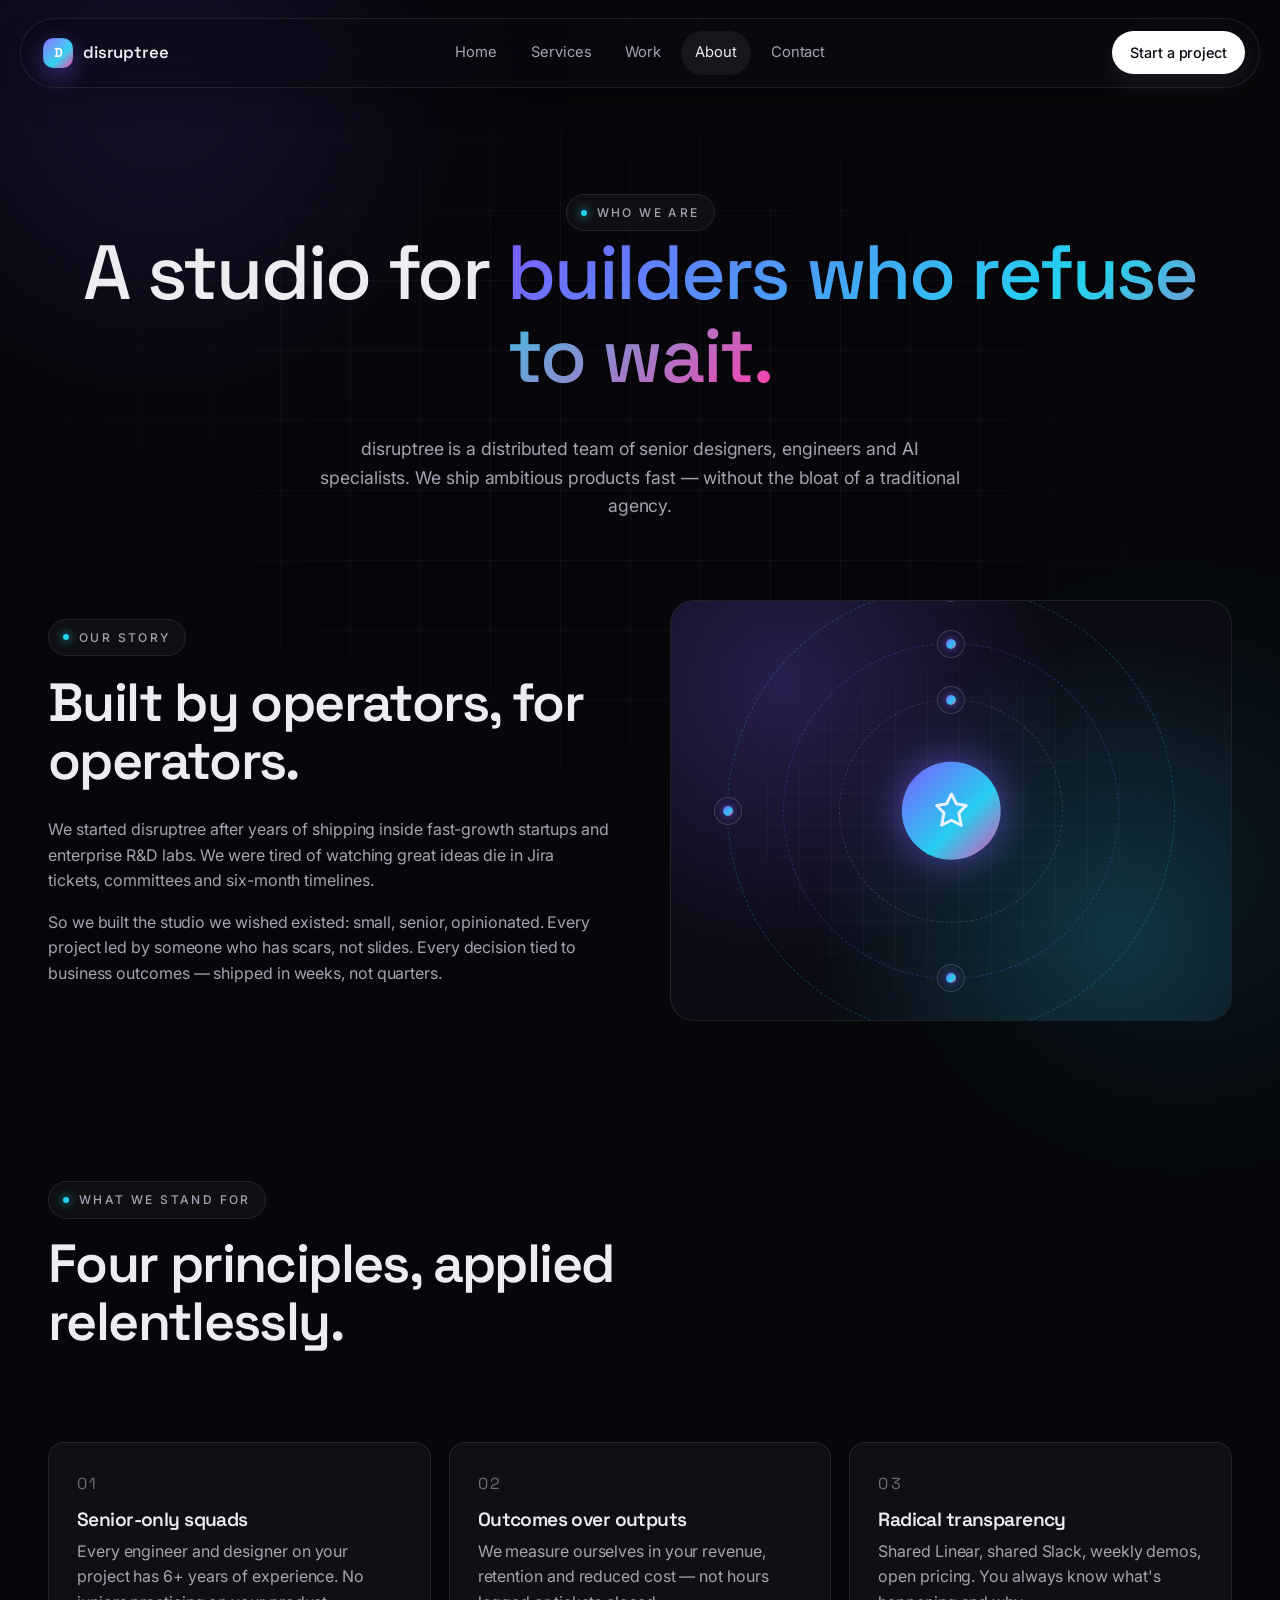
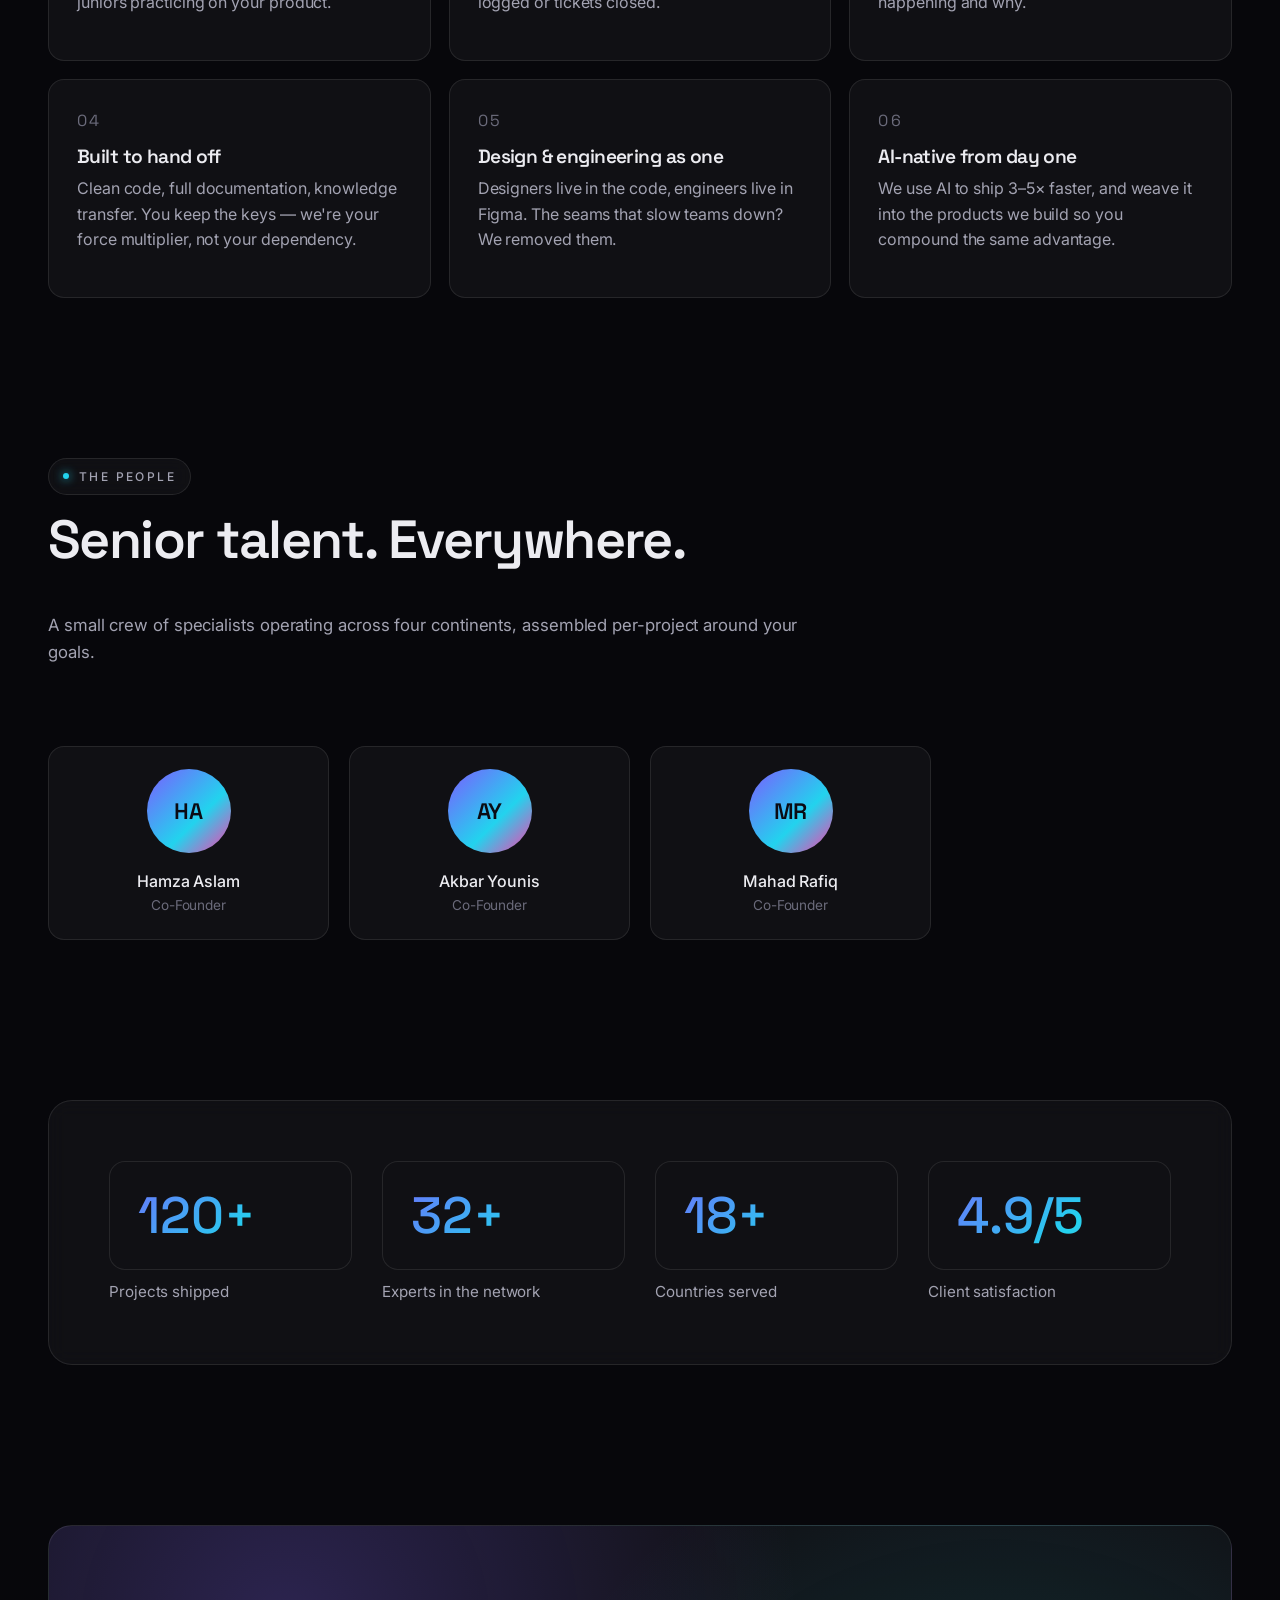
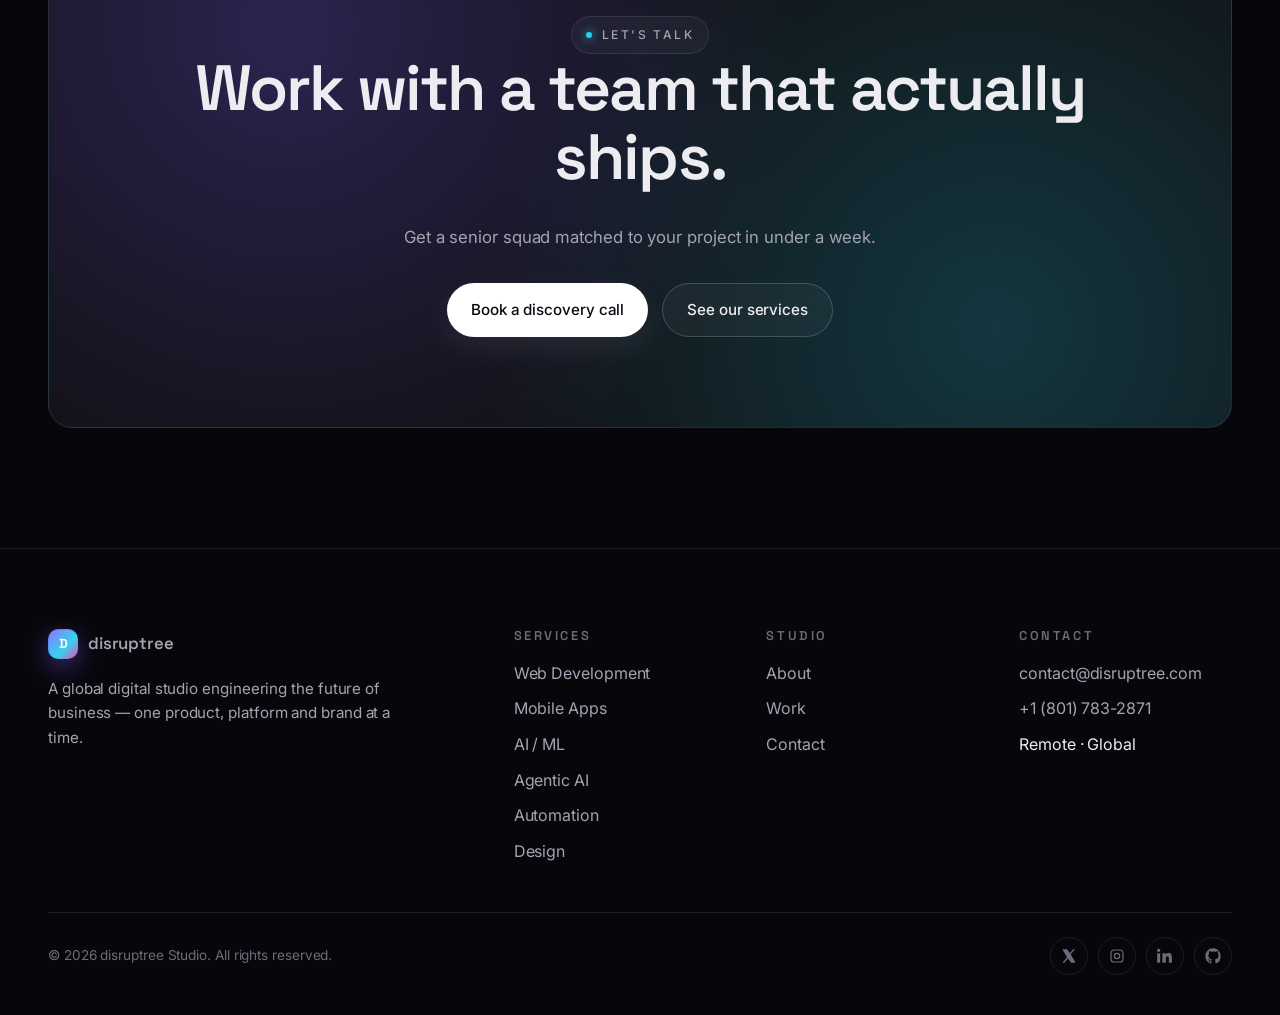
<file: about.html>
<!DOCTYPE html>
<html lang="en">
<head>
  <meta charset="UTF-8" />
  <meta name="viewport" content="width=device-width, initial-scale=1.0" />
  <title>About — disruptree</title>
  <meta name="description" content="Meet disruptree — a global, senior-only digital studio shipping ambitious products for founders and enterprise teams." />
  <link rel="preconnect" href="https://fonts.googleapis.com" />
  <link rel="preconnect" href="https://fonts.gstatic.com" crossorigin />
  <link rel="preload" as="style" href="https://fonts.googleapis.com/css2?family=Inter:wght@300;400;500;600&family=Space+Grotesk:wght@400;500;600;700&display=swap" />
  <link rel="stylesheet" href="https://fonts.googleapis.com/css2?family=Inter:wght@300;400;500;600&family=Space+Grotesk:wght@400;500;600;700&display=swap" media="print" onload="this.media='all'" />
  <noscript><link rel="stylesheet" href="https://fonts.googleapis.com/css2?family=Inter:wght@300;400;500;600&family=Space+Grotesk:wght@400;500;600;700&display=swap" /></noscript>
  <link rel="stylesheet" href="assets/css/style.css" />
  <link rel="icon" type="image/svg+xml" href="data:image/svg+xml,%3Csvg xmlns='http://www.w3.org/2000/svg' viewBox='0 0 32 32'%3E%3Cdefs%3E%3ClinearGradient id='g' x1='0' x2='1' y1='0' y2='1'%3E%3Cstop offset='0' stop-color='%237c5cff'/%3E%3Cstop offset='0.5' stop-color='%2322d3ee'/%3E%3Cstop offset='1' stop-color='%23ff3cac'/%3E%3C/linearGradient%3E%3C/defs%3E%3Crect width='32' height='32' rx='8' fill='url(%23g)'/%3E%3Crect x='8' y='8' width='16' height='16' rx='4' fill='%23070712'/%3E%3Crect x='12' y='12' width='8' height='8' rx='2' fill='url(%23g)'/%3E%3C/svg%3E" />
</head>
<body>
  <div class="grid-overlay"></div>
  <div class="cursor-dot"></div>
  <div class="cursor-ring"></div>

  <header class="nav">
    <div class="nav-inner">
      <a href="index.html" class="brand"><span class="brand-mark"></span><span>disruptree</span></a>
      <nav class="nav-links">
        <a href="index.html">Home</a>
        <a href="services.html">Services</a>
        <a href="portfolio.html">Work</a>
        <a href="about.html" class="active">About</a>
        <a href="contact.html">Contact</a>
      </nav>
      <div class="nav-cta">
        <a href="contact.html" class="btn btn-primary" data-magnetic><span>Start a project</span></a>
        <button class="nav-toggle" aria-label="Toggle menu"><span></span></button>
      </div>
    </div>
    <div class="mobile-menu">
      <a href="index.html">Home</a>
      <a href="services.html">Services</a>
      <a href="portfolio.html">Work</a>
      <a href="about.html" class="active">About</a>
      <a href="contact.html">Contact</a>
      <a href="contact.html" class="btn btn-primary"><span>Start a project</span></a>
    </div>
  </header>

  <section class="page-hero">
    <div class="container">
      <span class="eyebrow" data-reveal><span class="dot"></span> Who we are</span>
      <h1 data-reveal>A studio for <em class="gradient-text" style="font-style:normal;">builders who refuse to wait.</em></h1>
      <p data-reveal>disruptree is a distributed team of senior designers, engineers and AI specialists. We ship ambitious products fast — without the bloat of a traditional agency.</p>
    </div>
  </section>

  <section style="padding-top:0;">
    <div class="container">
      <div class="about-grid" data-reveal-stagger>
        <div>
          <span class="eyebrow"><span class="dot"></span> Our story</span>
          <h2 style="margin-top:18px;">Built by operators, for operators.</h2>
          <p>We started disruptree after years of shipping inside fast-growth startups and enterprise R&amp;D labs. We were tired of watching great ideas die in Jira tickets, committees and six-month timelines.</p>
          <p>So we built the studio we wished existed: small, senior, opinionated. Every project led by someone who has scars, not slides. Every decision tied to business outcomes — shipped in weeks, not quarters.</p>
        </div>
        <div class="service-visual viz-agent">
          <div class="hub">
            <div class="orbit o3">
              <span class="agent a1"></span>
              <span class="agent a2"></span>
              <span class="agent a3"></span>
            </div>
            <div class="orbit o2">
              <span class="agent a1"></span>
              <span class="agent a2"></span>
            </div>
            <div class="orbit o1">
              <span class="agent a1"></span>
            </div>
            <div class="center">
              <svg viewBox="0 0 24 24" fill="none" stroke="currentColor" stroke-width="1.8" stroke-linecap="round" stroke-linejoin="round"><path d="M12 2l3 6 6 1-4.5 4.5L18 21l-6-3-6 3 1.5-7.5L3 9l6-1z"/></svg>
            </div>
          </div>
        </div>
      </div>
    </div>
  </section>

  <section>
    <div class="container">
      <div class="section-head" data-reveal>
        <span class="eyebrow"><span class="dot"></span> What we stand for</span>
        <h2>Four principles, applied relentlessly.</h2>
      </div>
      <div class="values-grid" data-reveal-stagger>
        <div class="value">
          <div class="num">01</div>
          <h3>Senior-only squads</h3>
          <p>Every engineer and designer on your project has 6+ years of experience. No juniors practicing on your product.</p>
        </div>
        <div class="value">
          <div class="num">02</div>
          <h3>Outcomes over outputs</h3>
          <p>We measure ourselves in your revenue, retention and reduced cost — not hours logged or tickets closed.</p>
        </div>
        <div class="value">
          <div class="num">03</div>
          <h3>Radical transparency</h3>
          <p>Shared Linear, shared Slack, weekly demos, open pricing. You always know what's happening and why.</p>
        </div>
        <div class="value">
          <div class="num">04</div>
          <h3>Built to hand off</h3>
          <p>Clean code, full documentation, knowledge transfer. You keep the keys — we're your force multiplier, not your dependency.</p>
        </div>
        <div class="value">
          <div class="num">05</div>
          <h3>Design &amp; engineering as one</h3>
          <p>Designers live in the code, engineers live in Figma. The seams that slow teams down? We removed them.</p>
        </div>
        <div class="value">
          <div class="num">06</div>
          <h3>AI-native from day one</h3>
          <p>We use AI to ship 3–5× faster, and weave it into the products we build so you compound the same advantage.</p>
        </div>
      </div>
    </div>
  </section>

  <section>
    <div class="container">
      <div class="section-head" data-reveal>
        <span class="eyebrow"><span class="dot"></span> The people</span>
        <h2>Senior talent. Everywhere.</h2>
        <p class="lead">A small crew of specialists operating across four continents, assembled per-project around your goals.</p>
      </div>
      <div class="team-grid" data-reveal-stagger>
        <div class="member"><div class="avatar">HA</div><div class="name">Hamza Aslam</div><div class="role">Co-Founder</div></div>
        <div class="member"><div class="avatar">AY</div><div class="name">Akbar Younis</div><div class="role">Co-Founder</div></div>
        <div class="member"><div class="avatar">MR</div><div class="name">Mahad Rafiq</div><div class="role">Co-Founder</div></div>
      </div>
    </div>
  </section>

  <section>
    <div class="container">
      <div class="stats" data-reveal-stagger>
        <div class="stat"><div class="value"><span data-count="120" data-suffix="+">0</span></div><div class="label">Projects shipped</div></div>
        <div class="stat"><div class="value"><span data-count="32" data-suffix="+">0</span></div><div class="label">Experts in the network</div></div>
        <div class="stat"><div class="value"><span data-count="18" data-suffix="+">0</span></div><div class="label">Countries served</div></div>
        <div class="stat"><div class="value"><span data-count="4.9" data-suffix="/5">0</span></div><div class="label">Client satisfaction</div></div>
      </div>
    </div>
  </section>

  <section>
    <div class="container">
      <div class="cta" data-reveal>
        <span class="eyebrow"><span class="dot"></span> Let's talk</span>
        <h2>Work with a team that actually ships.</h2>
        <p>Get a senior squad matched to your project in under a week.</p>
        <div class="btns">
          <a href="contact.html" class="btn btn-primary" data-magnetic><span>Book a discovery call</span></a>
          <a href="services.html" class="btn btn-ghost">See our services</a>
        </div>
      </div>
    </div>
  </section>

  <footer class="footer">
    <div class="container">
      <div class="footer-grid">
        <div class="footer-col footer-brand">
          <a href="index.html" class="brand"><span class="brand-mark"></span><span>disruptree</span></a>
          <p>A global digital studio engineering the future of business — one product, platform and brand at a time.</p>
        </div>
        <div class="footer-col"><h4>Services</h4><ul>
          <li><a href="services.html#web">Web Development</a></li>
          <li><a href="services.html#mobile">Mobile Apps</a></li>
                    <li><a href="services.html#aiml">AI / ML</a></li>
          <li><a href="services.html#agentic">Agentic AI</a></li>
          <li><a href="services.html#automation">Automation</a></li>
          <li><a href="services.html#design">Design</a></li>
        </ul></div>
        <div class="footer-col"><h4>Studio</h4><ul>
          <li><a href="about.html">About</a></li>
          <li><a href="portfolio.html">Work</a></li>
          <li><a href="contact.html">Contact</a></li>
        </ul></div>
        <div class="footer-col"><h4>Contact</h4><ul>
          <li><a href="mailto:contact@disruptree.com">contact@disruptree.com</a></li>
          <li><a href="tel:+18017832871">+1 (801) 783-2871</a></li>
          <li>Remote · Global</li>
        </ul></div>
      </div>
      <div class="footer-bottom">
        <span>© <span data-year>2026</span> disruptree Studio. All rights reserved.</span>
        <div class="socials">
          <a href="#" aria-label="X"><svg viewBox="0 0 24 24" fill="currentColor"><path d="M18.244 2H21l-6.56 7.495L22 22h-6.844l-4.788-6.26L4.8 22H2.042l7.02-8.018L2 2h7.02l4.33 5.72L18.244 2z"/></svg></a>
          <a href="#" aria-label="Instagram"><svg viewBox="0 0 24 24" fill="none" stroke="currentColor" stroke-width="1.8"><rect x="3" y="3" width="18" height="18" rx="5"/><circle cx="12" cy="12" r="4"/></svg></a>
          <a href="#" aria-label="LinkedIn"><svg viewBox="0 0 24 24" fill="currentColor"><path d="M4.98 3.5C4.98 4.88 3.87 6 2.5 6S0 4.88 0 3.5 1.12 1 2.5 1s2.48 1.12 2.48 2.5zM.22 8h4.56v14H.22V8zM8.1 8h4.37v1.92h.06c.61-1.15 2.1-2.36 4.32-2.36 4.62 0 5.47 3.04 5.47 7V22h-4.56v-6.24c0-1.49-.03-3.4-2.07-3.4-2.07 0-2.39 1.62-2.39 3.29V22H8.1V8z"/></svg></a>
          <a href="#" aria-label="GitHub"><svg viewBox="0 0 24 24" fill="currentColor"><path d="M12 .5C5.73.5.5 5.73.5 12a11.5 11.5 0 008.36 11.08c.61.11.83-.27.83-.59v-2.13c-3.38.73-4.1-1.43-4.1-1.43-.56-1.42-1.37-1.8-1.37-1.8-1.12-.76.09-.75.09-.75 1.24.09 1.89 1.27 1.89 1.27 1.1 1.88 2.88 1.34 3.58 1.02.11-.8.43-1.34.78-1.65-2.7-.31-5.54-1.35-5.54-6.02 0-1.33.47-2.41 1.24-3.26-.12-.31-.54-1.56.12-3.26 0 0 1.01-.32 3.31 1.24a11.4 11.4 0 016.03 0c2.29-1.56 3.3-1.24 3.3-1.24.66 1.7.24 2.95.12 3.26.77.85 1.24 1.93 1.24 3.26 0 4.68-2.84 5.71-5.55 6.01.44.38.83 1.13.83 2.28v3.38c0 .33.22.71.84.59A11.5 11.5 0 0023.5 12C23.5 5.73 18.27.5 12 .5z"/></svg></a>
        </div>
      </div>
    </div>
  </footer>

  <script src="assets/js/main.js"></script>
</body>
</html>
</file>
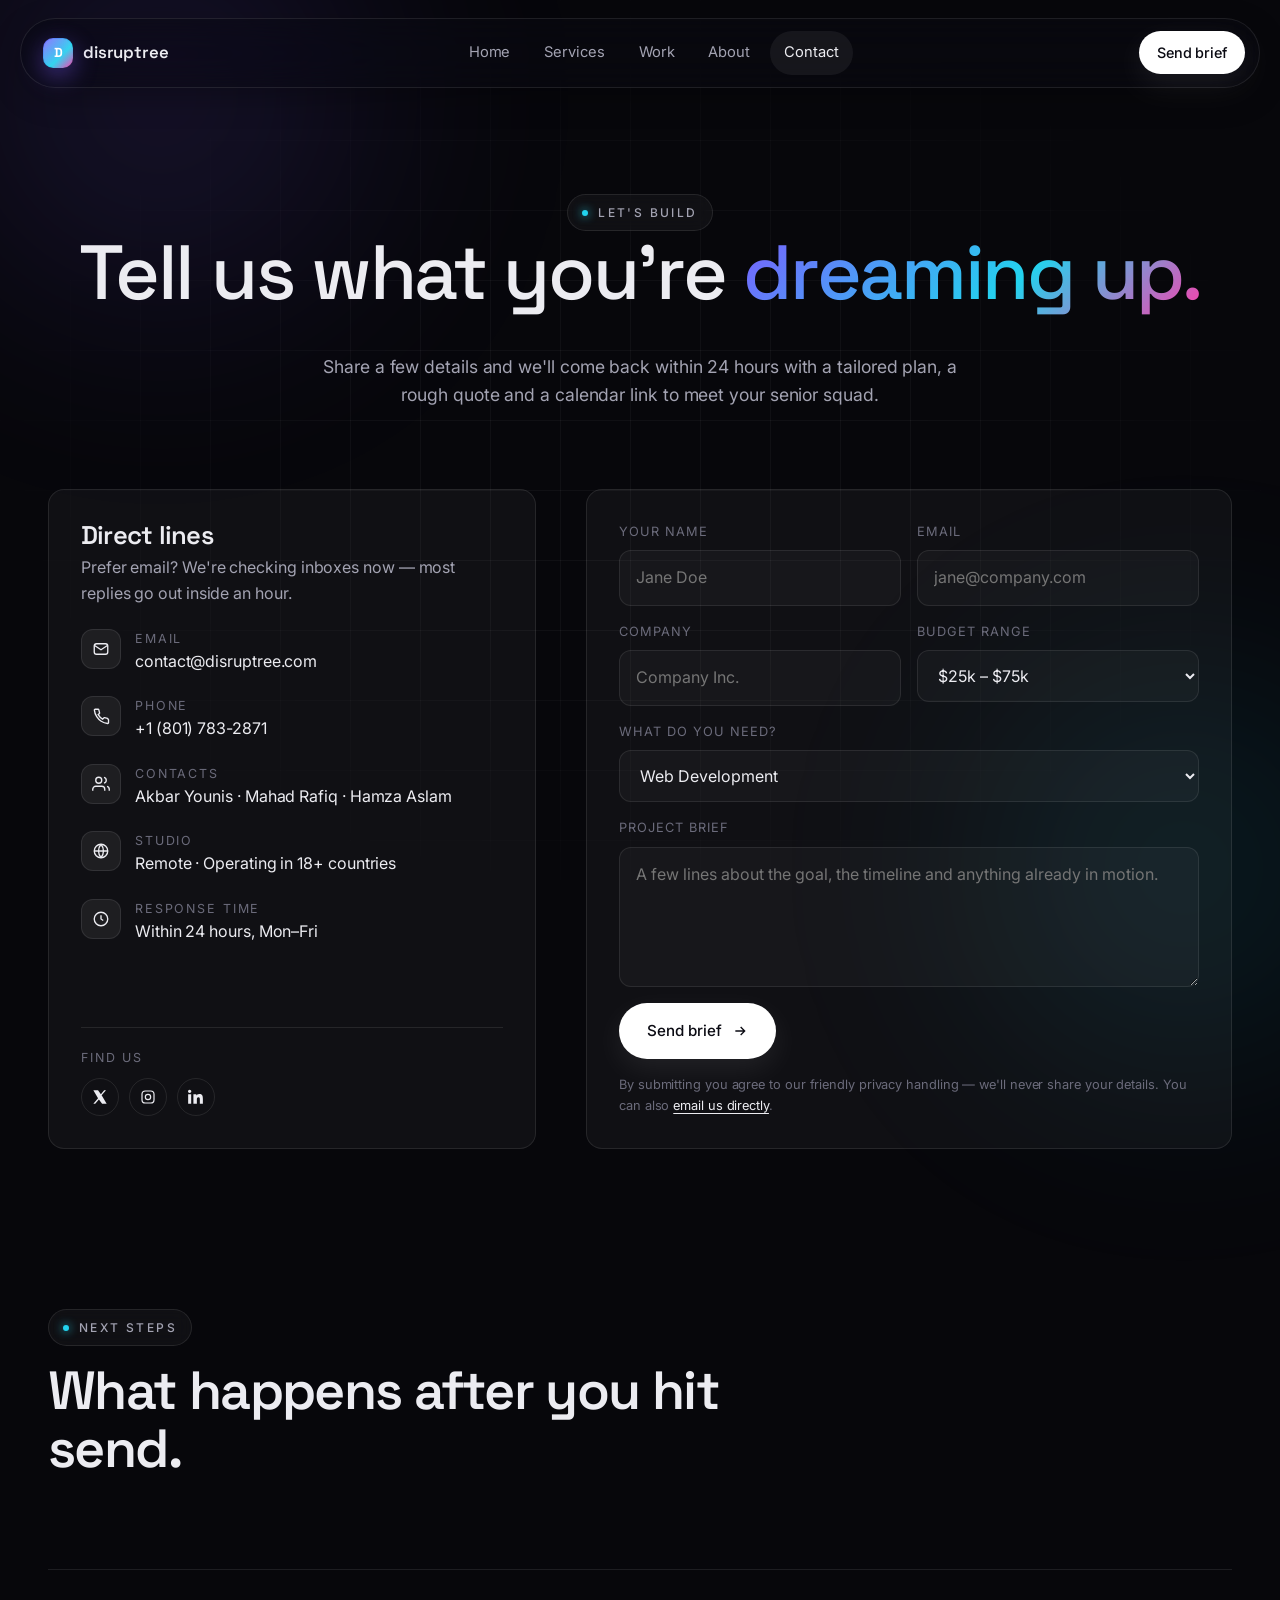
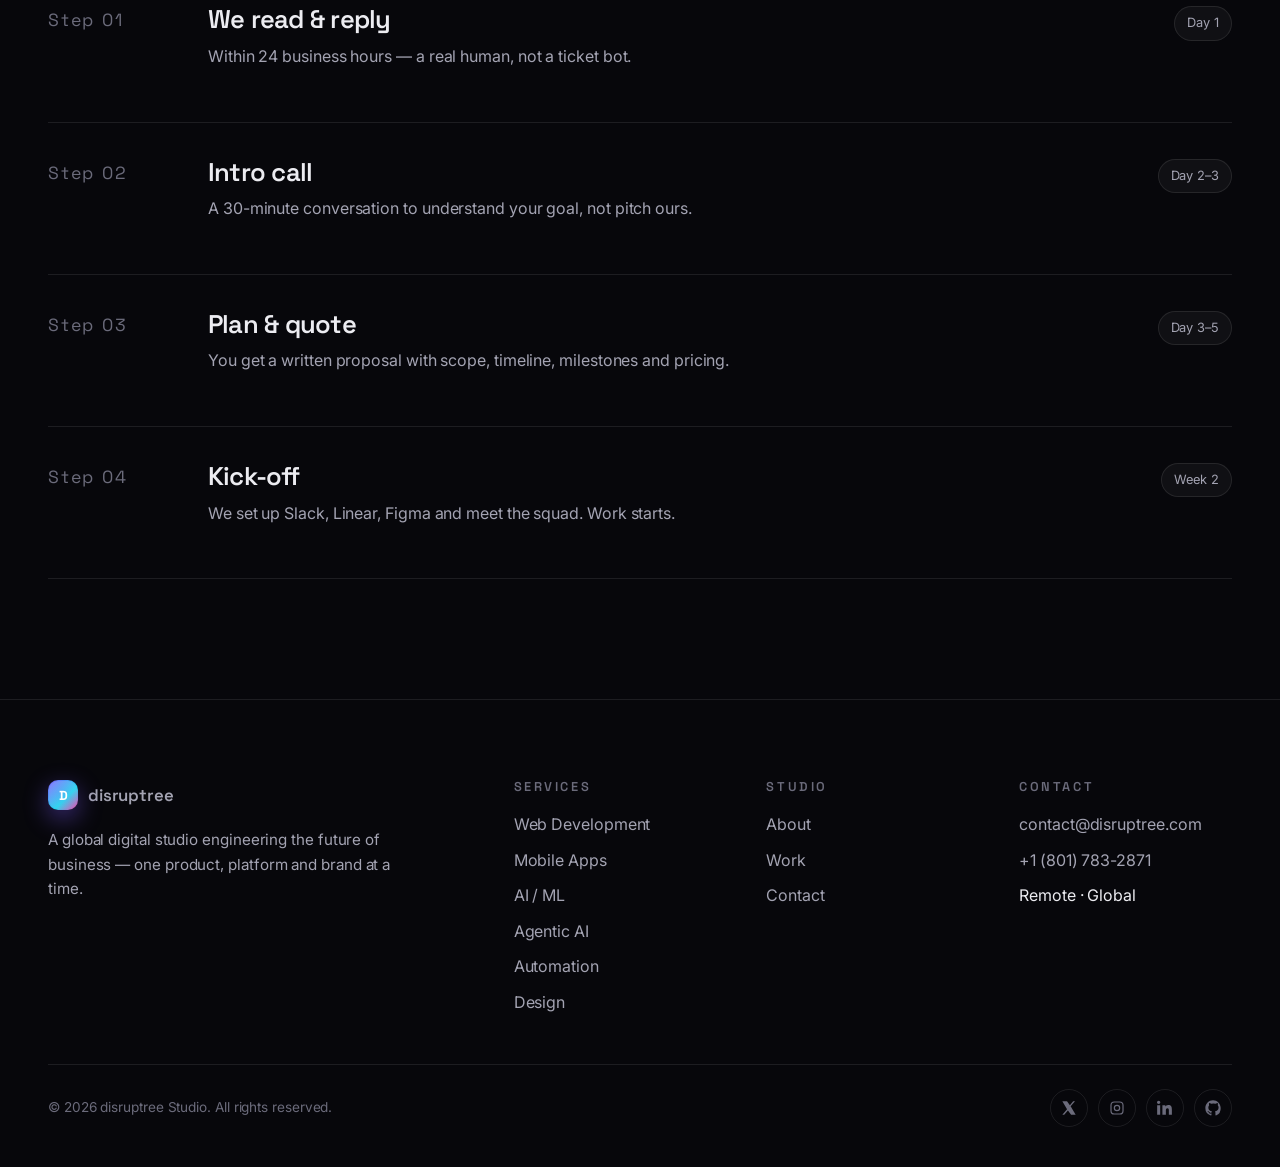
<file: contact.html>
<!DOCTYPE html>
<html lang="en">
<head>
  <meta charset="UTF-8" />
  <meta name="viewport" content="width=device-width, initial-scale=1.0" />
  <title>Contact — disruptree</title>
  <meta name="description" content="Tell us about your project. We reply within 24 hours with a plan and a quote." />
  <link rel="preconnect" href="https://fonts.googleapis.com" />
  <link rel="preconnect" href="https://fonts.gstatic.com" crossorigin />
  <link rel="preload" as="style" href="https://fonts.googleapis.com/css2?family=Inter:wght@300;400;500;600&family=Space+Grotesk:wght@400;500;600;700&display=swap" />
  <link rel="stylesheet" href="https://fonts.googleapis.com/css2?family=Inter:wght@300;400;500;600&family=Space+Grotesk:wght@400;500;600;700&display=swap" media="print" onload="this.media='all'" />
  <noscript><link rel="stylesheet" href="https://fonts.googleapis.com/css2?family=Inter:wght@300;400;500;600&family=Space+Grotesk:wght@400;500;600;700&display=swap" /></noscript>
  <link rel="stylesheet" href="assets/css/style.css" />
  <link rel="icon" type="image/svg+xml" href="data:image/svg+xml,%3Csvg xmlns='http://www.w3.org/2000/svg' viewBox='0 0 32 32'%3E%3Cdefs%3E%3ClinearGradient id='g' x1='0' x2='1' y1='0' y2='1'%3E%3Cstop offset='0' stop-color='%237c5cff'/%3E%3Cstop offset='0.5' stop-color='%2322d3ee'/%3E%3Cstop offset='1' stop-color='%23ff3cac'/%3E%3C/linearGradient%3E%3C/defs%3E%3Crect width='32' height='32' rx='8' fill='url(%23g)'/%3E%3Crect x='8' y='8' width='16' height='16' rx='4' fill='%23070712'/%3E%3Crect x='12' y='12' width='8' height='8' rx='2' fill='url(%23g)'/%3E%3C/svg%3E" />
</head>
<body>
  <div class="grid-overlay"></div>
  <div class="cursor-dot"></div>
  <div class="cursor-ring"></div>

  <header class="nav">
    <div class="nav-inner">
      <a href="index.html" class="brand"><span class="brand-mark"></span><span>disruptree</span></a>
      <nav class="nav-links">
        <a href="index.html">Home</a>
        <a href="services.html">Services</a>
        <a href="portfolio.html">Work</a>
        <a href="about.html">About</a>
        <a href="contact.html" class="active">Contact</a>
      </nav>
      <div class="nav-cta">
        <a href="#form" class="btn btn-primary" data-magnetic><span>Send brief</span></a>
        <button class="nav-toggle" aria-label="Toggle menu"><span></span></button>
      </div>
    </div>
    <div class="mobile-menu">
      <a href="index.html">Home</a>
      <a href="services.html">Services</a>
      <a href="portfolio.html">Work</a>
      <a href="about.html">About</a>
      <a href="contact.html" class="active">Contact</a>
      <a href="#form" class="btn btn-primary"><span>Send brief</span></a>
    </div>
  </header>

  <section class="page-hero">
    <div class="container">
      <span class="eyebrow" data-reveal><span class="dot"></span> Let's build</span>
      <h1 data-reveal>Tell us what you're <em class="gradient-text" style="font-style:normal;">dreaming up.</em></h1>
      <p data-reveal>Share a few details and we'll come back within 24 hours with a tailored plan, a rough quote and a calendar link to meet your senior squad.</p>
    </div>
  </section>

  <section style="padding-top:0;">
    <div class="container" id="form">
      <div class="contact-grid" data-reveal-stagger>
        <!-- INFO -->
        <aside class="info-card">
          <div>
            <h3 style="margin-bottom:6px;">Direct lines</h3>
            <p style="margin:0;">Prefer email? We're checking inboxes now — most replies go out inside an hour.</p>
          </div>
          <div class="row">
            <div class="ic"><svg viewBox="0 0 24 24" fill="none" stroke="currentColor" stroke-width="1.8"><rect x="3" y="5" width="18" height="14" rx="3"/><path d="M3 7l9 6 9-6"/></svg></div>
            <div><div class="lbl">Email</div><a class="val" href="mailto:contact@disruptree.com">contact@disruptree.com</a></div>
          </div>
          <div class="row">
            <div class="ic"><svg viewBox="0 0 24 24" fill="none" stroke="currentColor" stroke-width="1.8"><path d="M22 16.92V21a1 1 0 0 1-1.11 1 19.86 19.86 0 0 1-8.63-3.07 19.5 19.5 0 0 1-6-6A19.86 19.86 0 0 1 3.18 4.11 1 1 0 0 1 4.18 3H8.1a1 1 0 0 1 1 .75l1 4a1 1 0 0 1-.29 1L8.21 10.2a16 16 0 0 0 6 6l1.43-1.62a1 1 0 0 1 1-.29l4 1a1 1 0 0 1 .75 1z"/></svg></div>
            <div><div class="lbl">Phone</div><a class="val" href="tel:+18017832871">+1 (801) 783-2871</a></div>
          </div>
          <div class="row">
            <div class="ic"><svg viewBox="0 0 24 24" fill="none" stroke="currentColor" stroke-width="1.8"><path d="M17 21v-2a4 4 0 0 0-4-4H5a4 4 0 0 0-4 4v2"/><circle cx="9" cy="7" r="4"/><path d="M23 21v-2a4 4 0 0 0-3-3.87"/><path d="M16 3.13a4 4 0 0 1 0 7.75"/></svg></div>
            <div><div class="lbl">Contacts</div><div class="val">Akbar Younis · Mahad Rafiq · Hamza Aslam</div></div>
          </div>
          <div class="row">
            <div class="ic"><svg viewBox="0 0 24 24" fill="none" stroke="currentColor" stroke-width="1.8"><circle cx="12" cy="12" r="9"/><path d="M3 12h18M12 3a14 14 0 0 1 0 18M12 3a14 14 0 0 0 0 18"/></svg></div>
            <div><div class="lbl">Studio</div><div class="val">Remote · Operating in 18+ countries</div></div>
          </div>
          <div class="row">
            <div class="ic"><svg viewBox="0 0 24 24" fill="none" stroke="currentColor" stroke-width="1.8"><circle cx="12" cy="12" r="9"/><path d="M12 7v5l3 2"/></svg></div>
            <div><div class="lbl">Response time</div><div class="val">Within 24 hours, Mon–Fri</div></div>
          </div>
          <div style="margin-top:auto; border-top: 1px solid var(--border); padding-top: 20px;">
            <div class="lbl" style="font-size:0.78rem; text-transform:uppercase; letter-spacing:0.15em; color:var(--text-mute); margin-bottom:10px;">Find us</div>
            <div class="socials">
              <a href="#" aria-label="X"><svg viewBox="0 0 24 24" fill="currentColor"><path d="M18.244 2H21l-6.56 7.495L22 22h-6.844l-4.788-6.26L4.8 22H2.042l7.02-8.018L2 2h7.02l4.33 5.72L18.244 2z"/></svg></a>
              <a href="#" aria-label="Instagram"><svg viewBox="0 0 24 24" fill="none" stroke="currentColor" stroke-width="1.8"><rect x="3" y="3" width="18" height="18" rx="5"/><circle cx="12" cy="12" r="4"/></svg></a>
              <a href="#" aria-label="LinkedIn"><svg viewBox="0 0 24 24" fill="currentColor"><path d="M4.98 3.5C4.98 4.88 3.87 6 2.5 6S0 4.88 0 3.5 1.12 1 2.5 1s2.48 1.12 2.48 2.5zM.22 8h4.56v14H.22V8zM8.1 8h4.37v1.92h.06c.61-1.15 2.1-2.36 4.32-2.36 4.62 0 5.47 3.04 5.47 7V22h-4.56v-6.24c0-1.49-.03-3.4-2.07-3.4-2.07 0-2.39 1.62-2.39 3.29V22H8.1V8z"/></svg></a>
            </div>
          </div>
        </aside>

        <!-- FORM -->
        <form class="contact-form" novalidate>
          <div class="form-row">
            <div class="field">
              <label for="name">Your name</label>
              <input id="name" name="name" type="text" placeholder="Jane Doe" required />
            </div>
            <div class="field">
              <label for="email">Email</label>
              <input id="email" name="email" type="email" placeholder="jane@company.com" required />
            </div>
          </div>
          <div class="form-row">
            <div class="field">
              <label for="company">Company</label>
              <input id="company" name="company" type="text" placeholder="Company Inc." />
            </div>
            <div class="field">
              <label for="budget">Budget range</label>
              <select id="budget" name="budget">
                <option>&lt; $10k</option>
                <option>$10k – $25k</option>
                <option selected>$25k – $75k</option>
                <option>$75k – $150k</option>
                <option>$150k+</option>
                <option>Not sure yet</option>
              </select>
            </div>
          </div>
          <div class="field">
            <label for="service">What do you need?</label>
            <select id="service" name="service">
              <option>Web Development</option>
              <option>Mobile Development</option>
                            <option>Automation &amp; Ops</option>
              <option>AI / ML Solutions</option>
              <option>Agentic AI</option>
              <option>Graphic &amp; Brand Design</option>
              <option>A full product launch (multiple)</option>
            </select>
          </div>
          <div class="field">
            <label for="message">Project brief</label>
            <textarea id="message" name="message" placeholder="A few lines about the goal, the timeline and anything already in motion." required></textarea>
          </div>
          <div class="form-status" role="status"></div>
          <button type="submit" class="btn btn-primary" style="align-self:flex-start; padding: 16px 28px;">
            <span>Send brief
              <svg viewBox="0 0 24 24" fill="none" stroke="currentColor" stroke-width="2"><path d="M5 12h14M13 6l6 6-6 6"/></svg>
            </span>
          </button>
          <p style="margin: 0; font-size: 0.8rem; color: var(--text-mute);">By submitting you agree to our friendly privacy handling — we'll never share your details. You can also <a href="mailto:contact@disruptree.com" style="color:var(--text); text-decoration: underline; text-underline-offset: 3px;">email us directly</a>.</p>
        </form>
      </div>
    </div>
  </section>

  <section>
    <div class="container">
      <div class="section-head" data-reveal>
        <span class="eyebrow"><span class="dot"></span> Next steps</span>
        <h2>What happens after you hit send.</h2>
      </div>
      <div class="process-list" data-reveal-stagger>
        <div class="process-item">
          <div class="num">Step 01</div>
          <div><h3>We read &amp; reply</h3><p>Within 24 business hours — a real human, not a ticket bot.</p></div>
          <span class="tag">Day 1</span>
        </div>
        <div class="process-item">
          <div class="num">Step 02</div>
          <div><h3>Intro call</h3><p>A 30-minute conversation to understand your goal, not pitch ours.</p></div>
          <span class="tag">Day 2–3</span>
        </div>
        <div class="process-item">
          <div class="num">Step 03</div>
          <div><h3>Plan &amp; quote</h3><p>You get a written proposal with scope, timeline, milestones and pricing.</p></div>
          <span class="tag">Day 3–5</span>
        </div>
        <div class="process-item">
          <div class="num">Step 04</div>
          <div><h3>Kick-off</h3><p>We set up Slack, Linear, Figma and meet the squad. Work starts.</p></div>
          <span class="tag">Week 2</span>
        </div>
      </div>
    </div>
  </section>

  <footer class="footer">
    <div class="container">
      <div class="footer-grid">
        <div class="footer-col footer-brand">
          <a href="index.html" class="brand"><span class="brand-mark"></span><span>disruptree</span></a>
          <p>A global digital studio engineering the future of business — one product, platform and brand at a time.</p>
        </div>
        <div class="footer-col"><h4>Services</h4><ul>
          <li><a href="services.html#web">Web Development</a></li>
          <li><a href="services.html#mobile">Mobile Apps</a></li>
                    <li><a href="services.html#aiml">AI / ML</a></li>
          <li><a href="services.html#agentic">Agentic AI</a></li>
          <li><a href="services.html#automation">Automation</a></li>
          <li><a href="services.html#design">Design</a></li>
        </ul></div>
        <div class="footer-col"><h4>Studio</h4><ul>
          <li><a href="about.html">About</a></li>
          <li><a href="portfolio.html">Work</a></li>
          <li><a href="contact.html">Contact</a></li>
        </ul></div>
        <div class="footer-col"><h4>Contact</h4><ul>
          <li><a href="mailto:contact@disruptree.com">contact@disruptree.com</a></li>
          <li><a href="tel:+18017832871">+1 (801) 783-2871</a></li>
          <li>Remote · Global</li>
        </ul></div>
      </div>
      <div class="footer-bottom">
        <span>© <span data-year>2026</span> disruptree Studio. All rights reserved.</span>
        <div class="socials">
          <a href="#" aria-label="X"><svg viewBox="0 0 24 24" fill="currentColor"><path d="M18.244 2H21l-6.56 7.495L22 22h-6.844l-4.788-6.26L4.8 22H2.042l7.02-8.018L2 2h7.02l4.33 5.72L18.244 2z"/></svg></a>
          <a href="#" aria-label="Instagram"><svg viewBox="0 0 24 24" fill="none" stroke="currentColor" stroke-width="1.8"><rect x="3" y="3" width="18" height="18" rx="5"/><circle cx="12" cy="12" r="4"/></svg></a>
          <a href="#" aria-label="LinkedIn"><svg viewBox="0 0 24 24" fill="currentColor"><path d="M4.98 3.5C4.98 4.88 3.87 6 2.5 6S0 4.88 0 3.5 1.12 1 2.5 1s2.48 1.12 2.48 2.5zM.22 8h4.56v14H.22V8zM8.1 8h4.37v1.92h.06c.61-1.15 2.1-2.36 4.32-2.36 4.62 0 5.47 3.04 5.47 7V22h-4.56v-6.24c0-1.49-.03-3.4-2.07-3.4-2.07 0-2.39 1.62-2.39 3.29V22H8.1V8z"/></svg></a>
          <a href="#" aria-label="GitHub"><svg viewBox="0 0 24 24" fill="currentColor"><path d="M12 .5C5.73.5.5 5.73.5 12a11.5 11.5 0 008.36 11.08c.61.11.83-.27.83-.59v-2.13c-3.38.73-4.1-1.43-4.1-1.43-.56-1.42-1.37-1.8-1.37-1.8-1.12-.76.09-.75.09-.75 1.24.09 1.89 1.27 1.89 1.27 1.1 1.88 2.88 1.34 3.58 1.02.11-.8.43-1.34.78-1.65-2.7-.31-5.54-1.35-5.54-6.02 0-1.33.47-2.41 1.24-3.26-.12-.31-.54-1.56.12-3.26 0 0 1.01-.32 3.31 1.24a11.4 11.4 0 016.03 0c2.29-1.56 3.3-1.24 3.3-1.24.66 1.7.24 2.95.12 3.26.77.85 1.24 1.93 1.24 3.26 0 4.68-2.84 5.71-5.55 6.01.44.38.83 1.13.83 2.28v3.38c0 .33.22.71.84.59A11.5 11.5 0 0023.5 12C23.5 5.73 18.27.5 12 .5z"/></svg></a>
        </div>
      </div>
    </div>
  </footer>

  <script src="assets/js/main.js"></script>
</body>
</html>
</file>
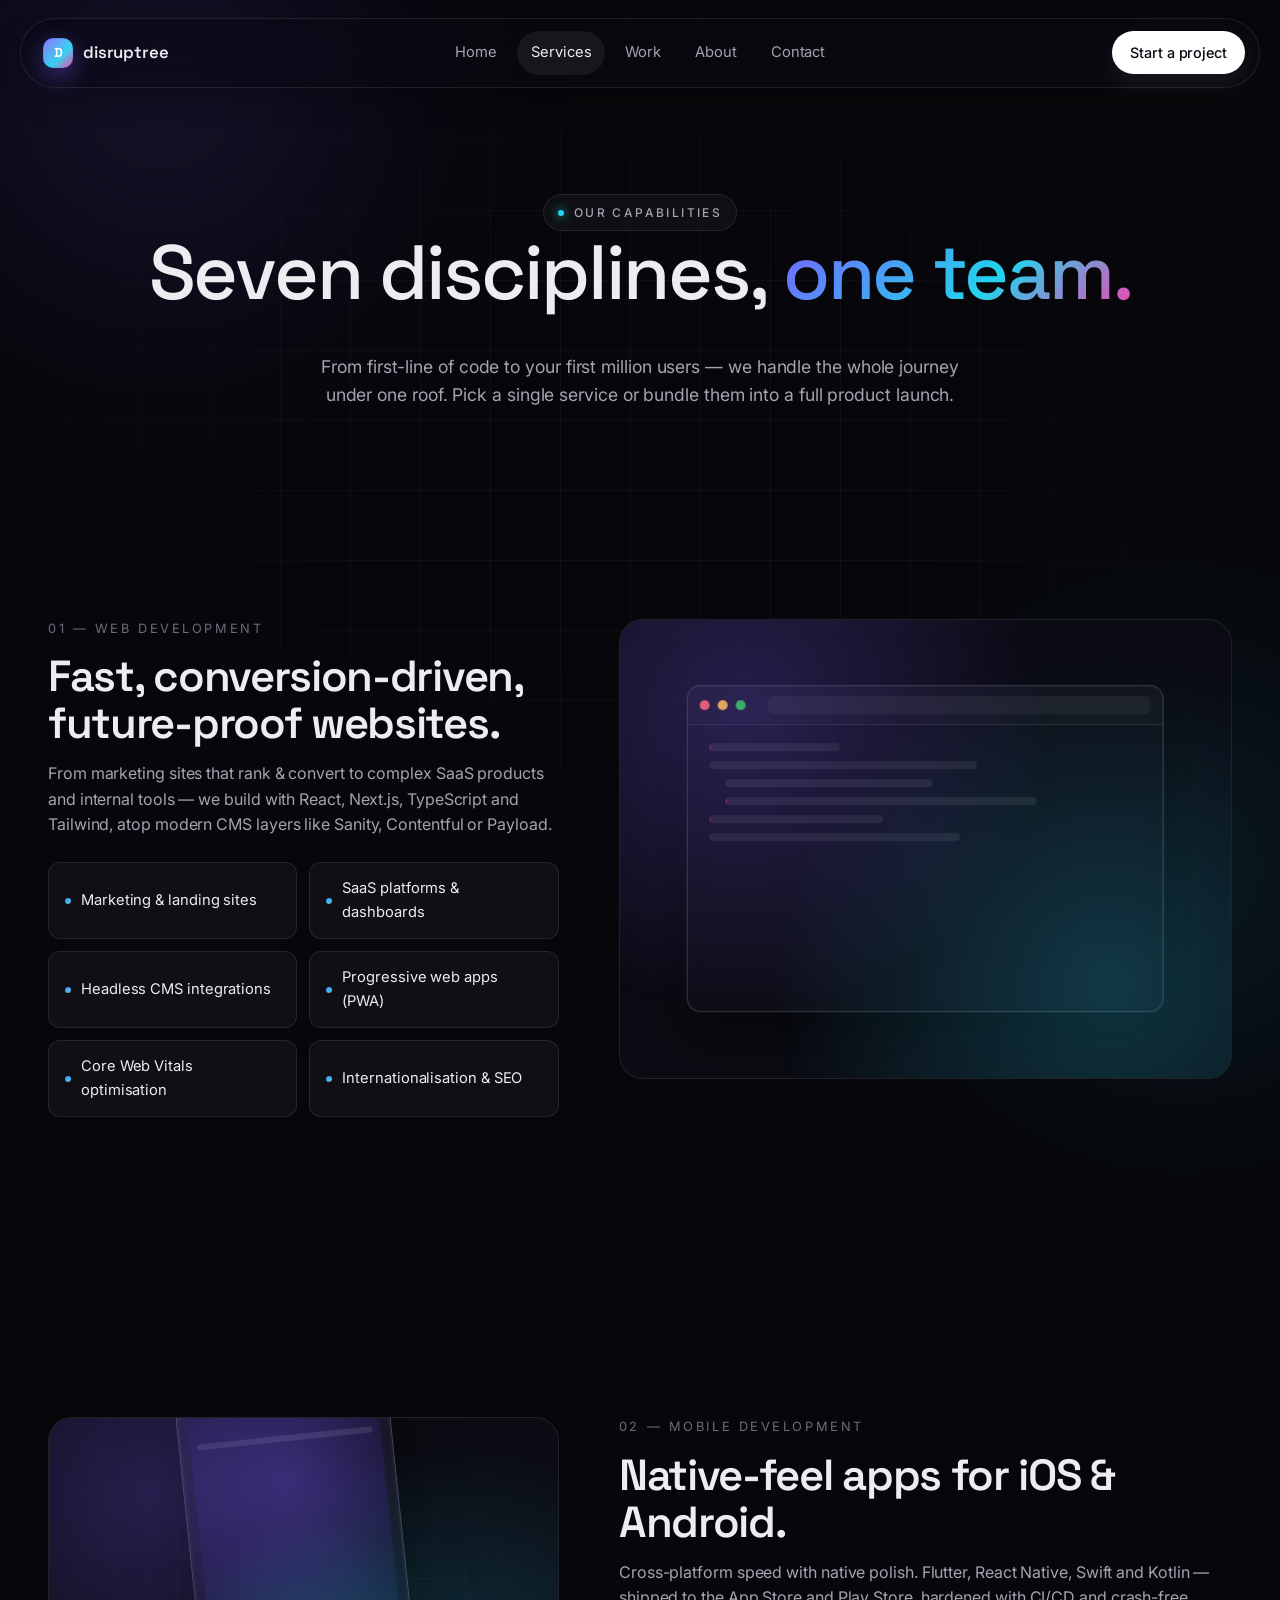
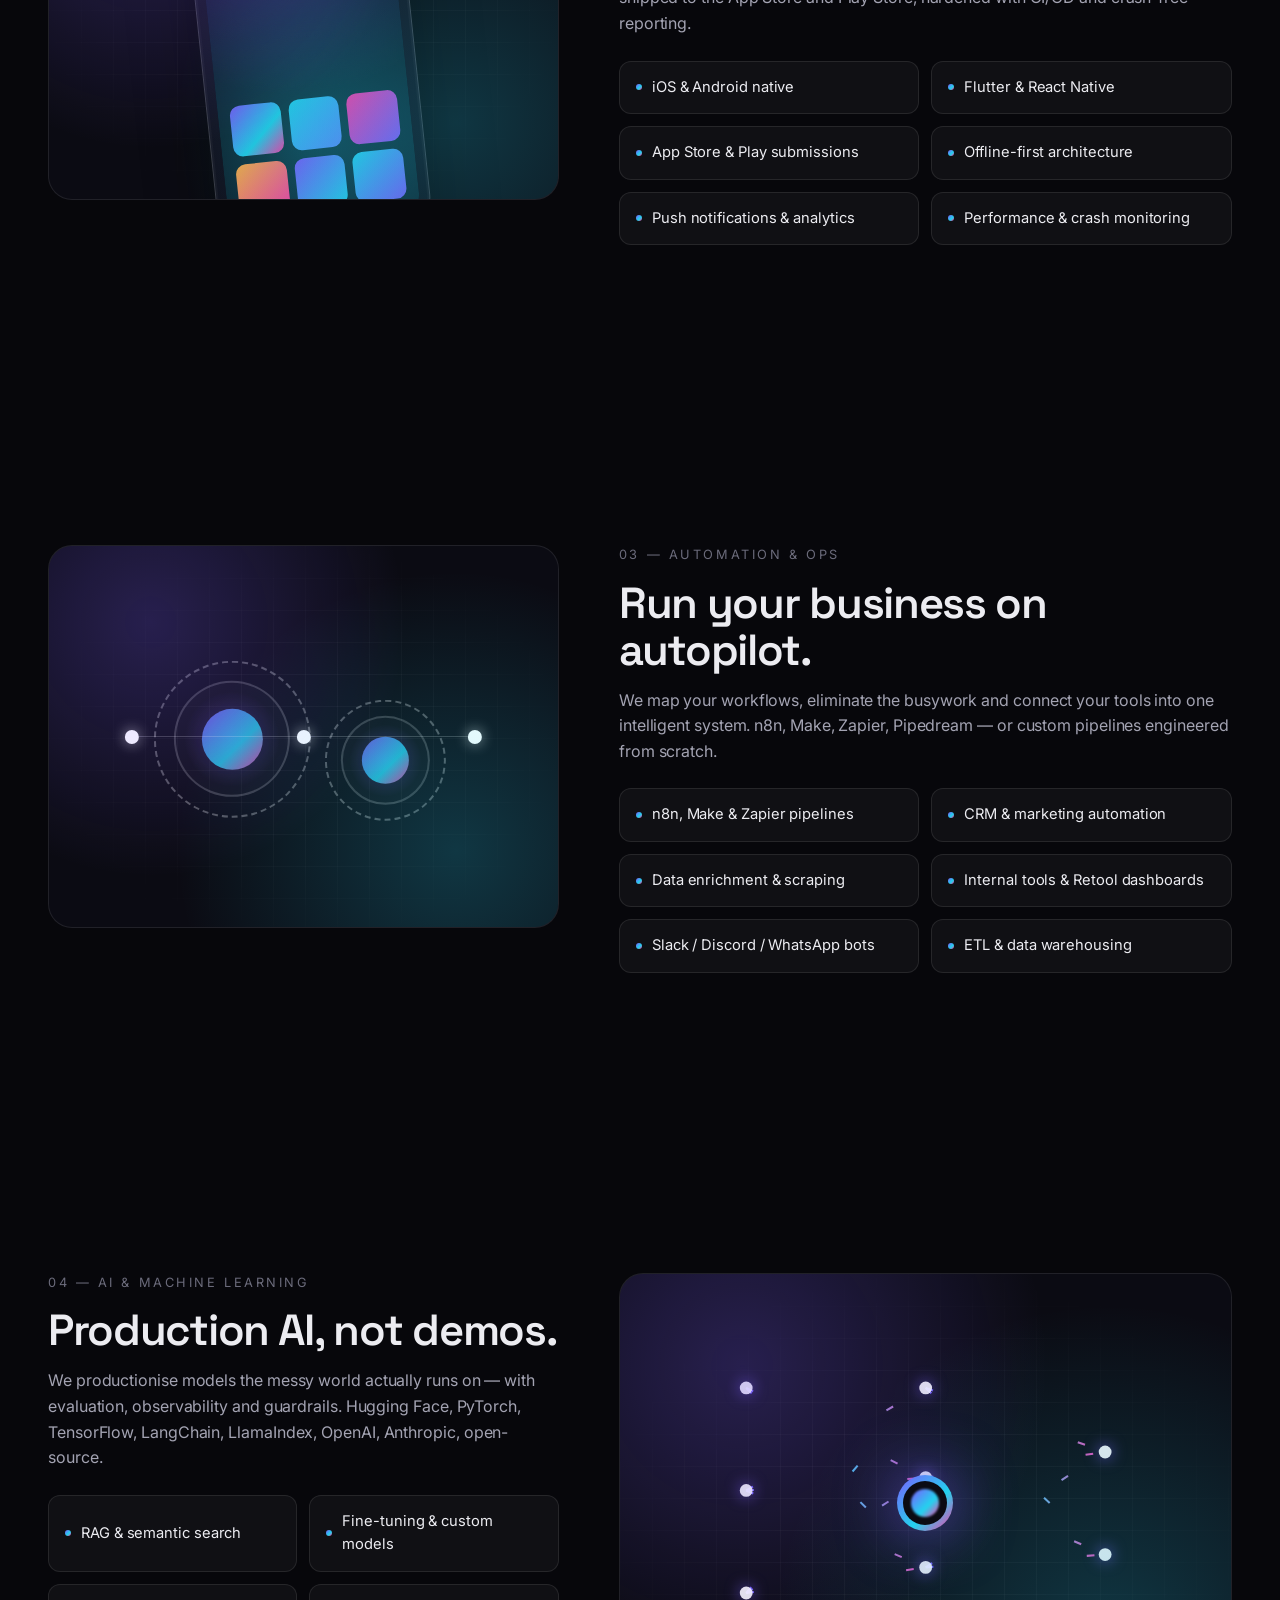
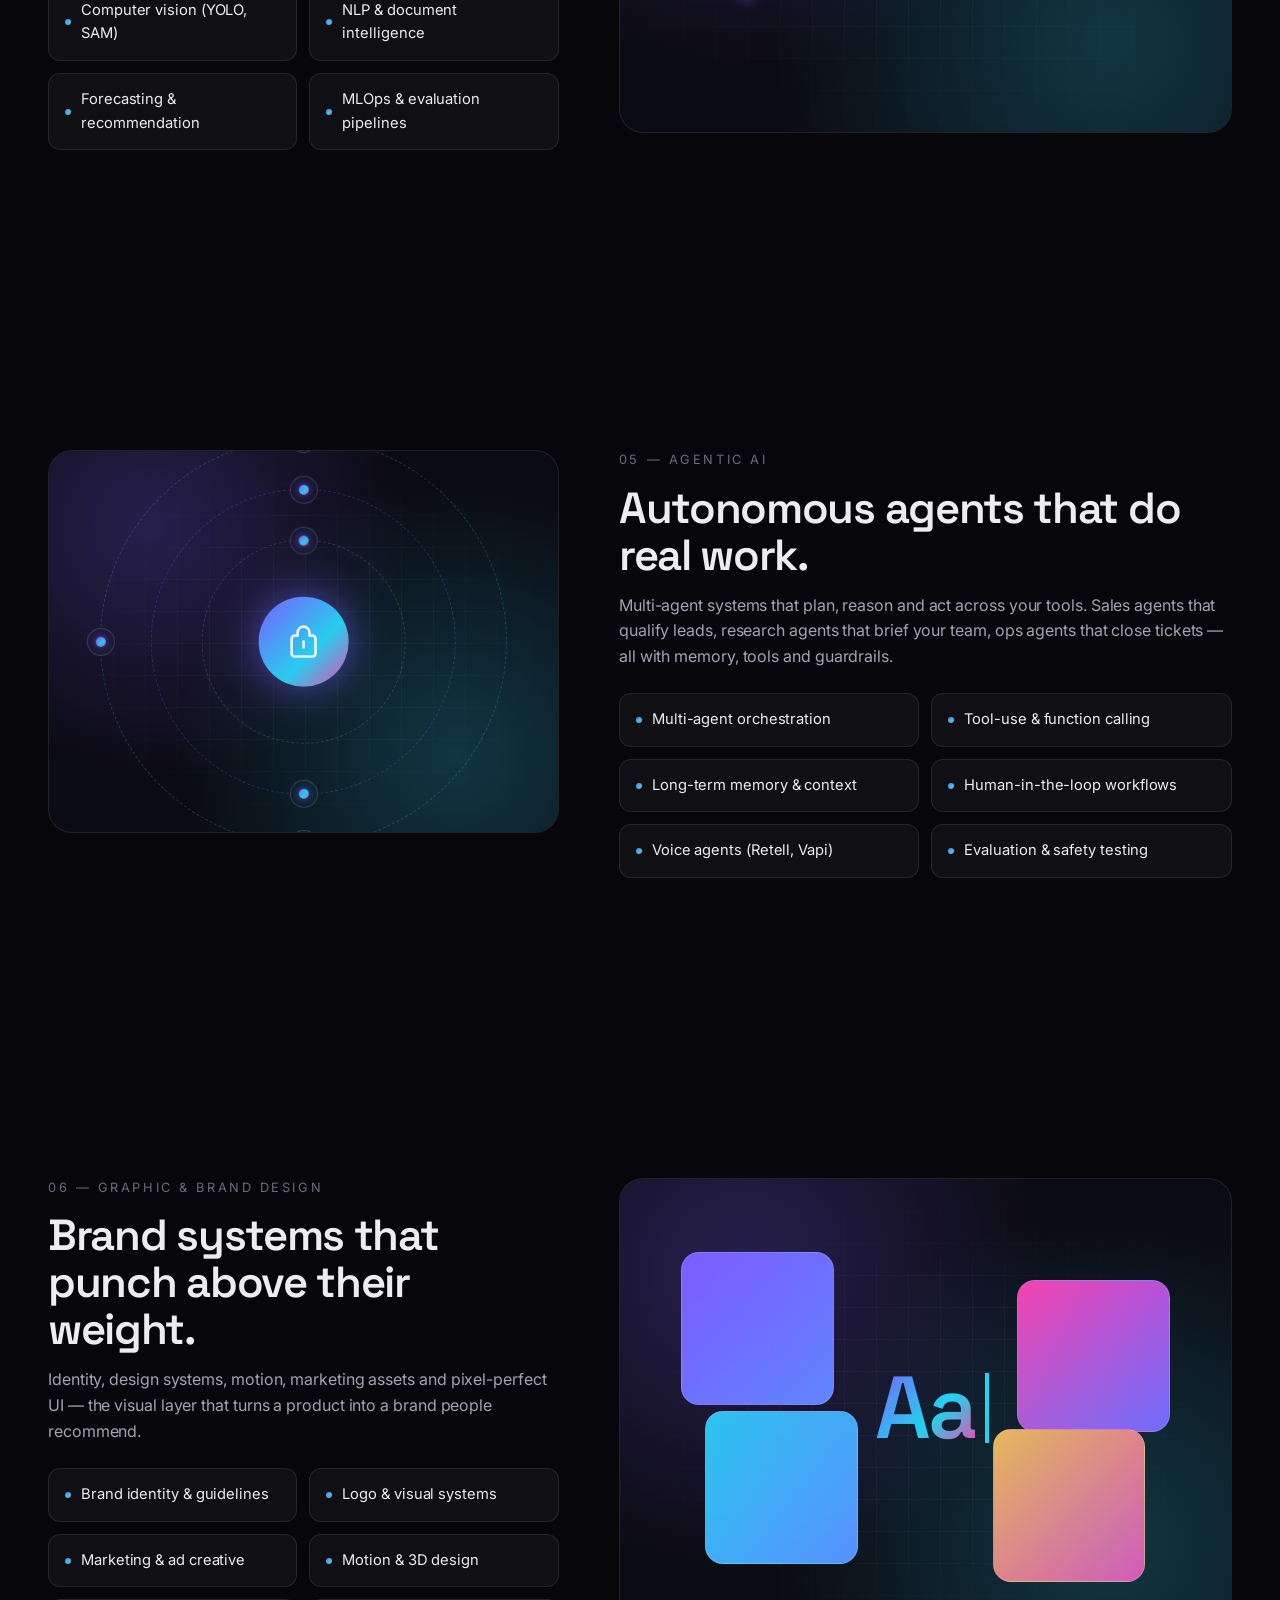
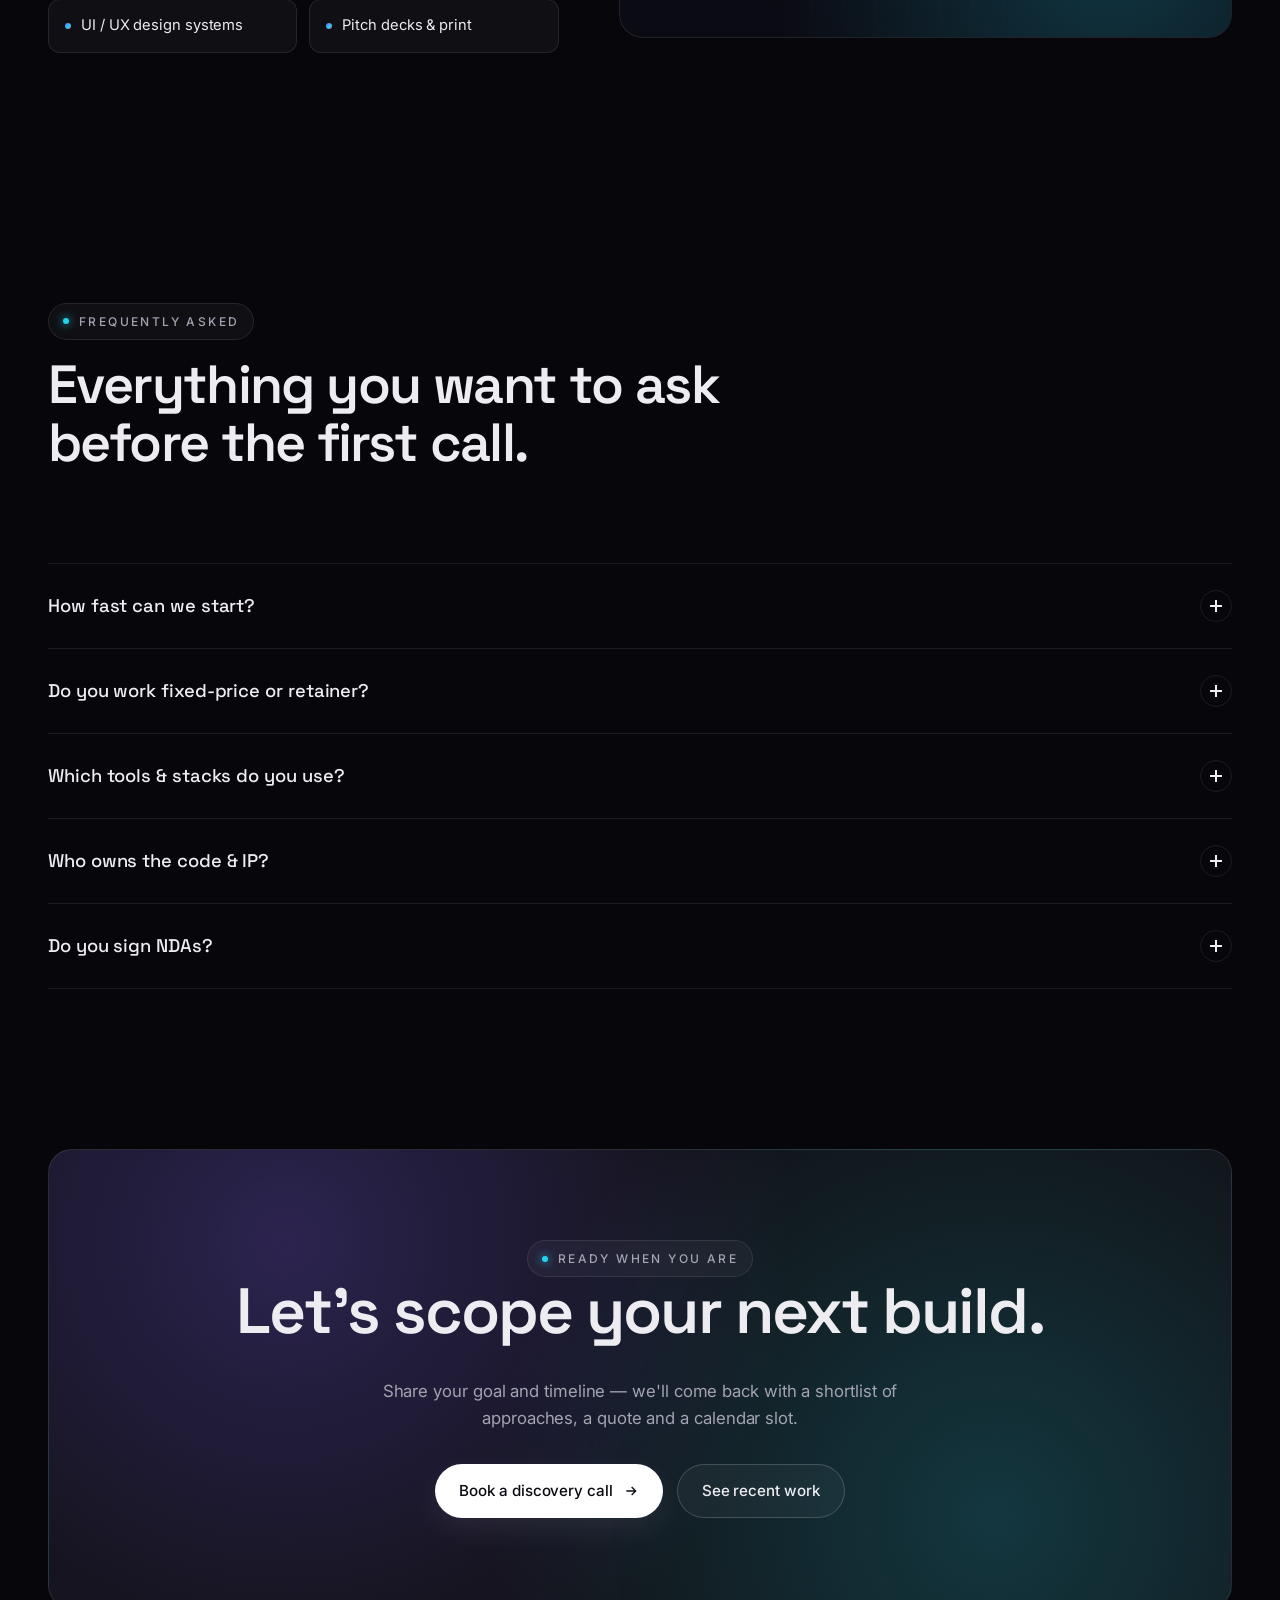
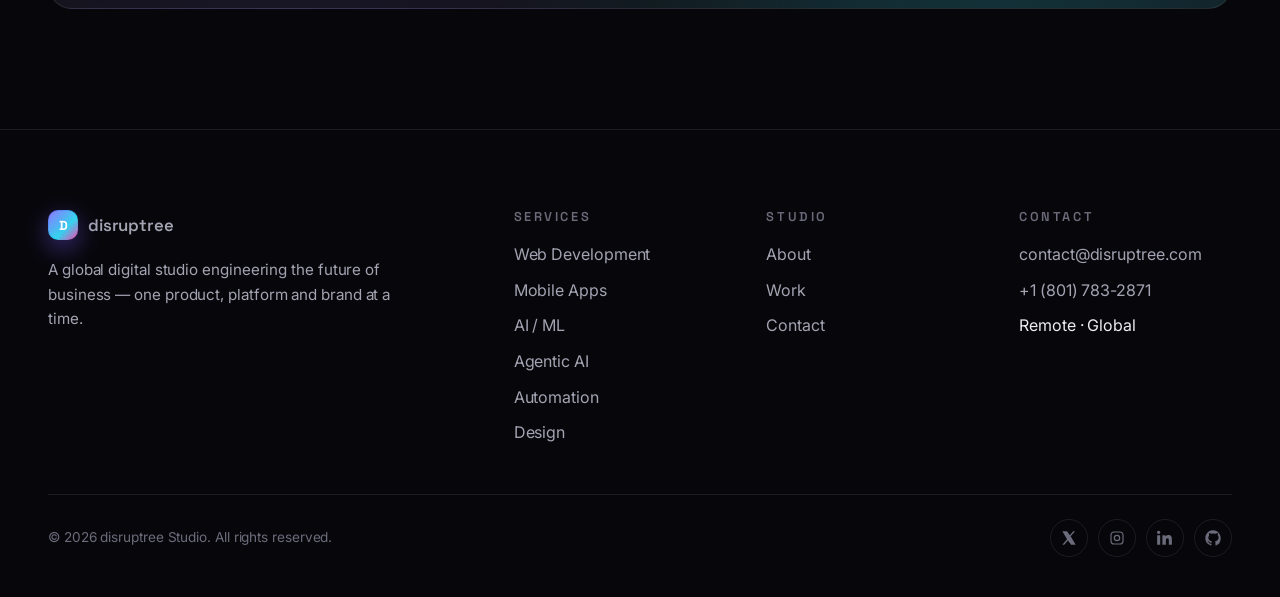
<file: services.html>
<!DOCTYPE html>
<html lang="en">
<head>
  <meta charset="UTF-8" />
  <meta name="viewport" content="width=device-width, initial-scale=1.0" />
  <title>Services — disruptree</title>
  <meta name="description" content="Six deep capabilities: Web, Mobile, AI/ML, Agentic AI, Automation and Design — delivered by a senior, global team." />
  <link rel="preconnect" href="https://fonts.googleapis.com" />
  <link rel="preconnect" href="https://fonts.gstatic.com" crossorigin />
  <link rel="preload" as="style" href="https://fonts.googleapis.com/css2?family=Inter:wght@300;400;500;600&family=Space+Grotesk:wght@400;500;600;700&display=swap" />
  <link rel="stylesheet" href="https://fonts.googleapis.com/css2?family=Inter:wght@300;400;500;600&family=Space+Grotesk:wght@400;500;600;700&display=swap" media="print" onload="this.media='all'" />
  <noscript><link rel="stylesheet" href="https://fonts.googleapis.com/css2?family=Inter:wght@300;400;500;600&family=Space+Grotesk:wght@400;500;600;700&display=swap" /></noscript>
  <link rel="stylesheet" href="assets/css/style.css" />
  <link rel="icon" type="image/svg+xml" href="data:image/svg+xml,%3Csvg xmlns='http://www.w3.org/2000/svg' viewBox='0 0 32 32'%3E%3Cdefs%3E%3ClinearGradient id='g' x1='0' x2='1' y1='0' y2='1'%3E%3Cstop offset='0' stop-color='%237c5cff'/%3E%3Cstop offset='0.5' stop-color='%2322d3ee'/%3E%3Cstop offset='1' stop-color='%23ff3cac'/%3E%3C/linearGradient%3E%3C/defs%3E%3Crect width='32' height='32' rx='8' fill='url(%23g)'/%3E%3Crect x='8' y='8' width='16' height='16' rx='4' fill='%23070712'/%3E%3Crect x='12' y='12' width='8' height='8' rx='2' fill='url(%23g)'/%3E%3C/svg%3E" />
</head>
<body>
  <div class="grid-overlay"></div>
  <div class="cursor-dot"></div>
  <div class="cursor-ring"></div>

  <header class="nav">
    <div class="nav-inner">
      <a href="index.html" class="brand"><span class="brand-mark"></span><span>disruptree</span></a>
      <nav class="nav-links">
        <a href="index.html">Home</a>
        <a href="services.html" class="active">Services</a>
        <a href="portfolio.html">Work</a>
        <a href="about.html">About</a>
        <a href="contact.html">Contact</a>
      </nav>
      <div class="nav-cta">
        <a href="contact.html" class="btn btn-primary" data-magnetic><span>Start a project</span></a>
        <button class="nav-toggle" aria-label="Toggle menu"><span></span></button>
      </div>
    </div>
    <div class="mobile-menu">
      <a href="index.html">Home</a>
      <a href="services.html" class="active">Services</a>
      <a href="portfolio.html">Work</a>
      <a href="about.html">About</a>
      <a href="contact.html">Contact</a>
      <a href="contact.html" class="btn btn-primary"><span>Start a project</span></a>
    </div>
  </header>

  <!-- PAGE HERO -->
  <section class="page-hero">
    <div class="container">
      <span class="eyebrow" data-reveal><span class="dot"></span> Our capabilities</span>
      <h1 data-reveal>Seven disciplines, <em class="gradient-text" style="font-style:normal;">one team.</em></h1>
      <p data-reveal>From first-line of code to your first million users — we handle the whole journey under one roof. Pick a single service or bundle them into a full product launch.</p>
    </div>
  </section>

  <!-- WEB -->
  <section id="web">
    <div class="container">
      <div class="service-detail" data-reveal-stagger>
        <div>
          <div class="label">01 — Web Development</div>
          <h2>Fast, conversion-driven, future-proof websites.</h2>
          <p>From marketing sites that rank &amp; convert to complex SaaS products and internal tools — we build with React, Next.js, TypeScript and Tailwind, atop modern CMS layers like Sanity, Contentful or Payload.</p>
          <ul>
            <li>Marketing &amp; landing sites</li>
            <li>SaaS platforms &amp; dashboards</li>
            <li>Headless CMS integrations</li>
            <li>Progressive web apps (PWA)</li>
            <li>Core Web Vitals optimisation</li>
            <li>Internationalisation &amp; SEO</li>
          </ul>
        </div>
        <div class="service-visual viz-web">
          <div class="browser">
            <div class="chrome">
              <span class="dot"></span><span class="dot"></span><span class="dot"></span>
              <div class="url"></div>
            </div>
            <div class="code">
              <div class="line"></div>
              <div class="line"></div>
              <div class="line"></div>
              <div class="line"></div>
              <div class="line"></div>
              <div class="line"></div>
            </div>
          </div>
        </div>
      </div>
    </div>
  </section>

  <!-- MOBILE -->
  <section id="mobile" style="padding-top:0;">
    <div class="container">
      <div class="service-detail" data-reveal-stagger>
        <div class="service-visual viz-mobile" style="order:1;">
          <div class="phone">
            <div class="notch"></div>
            <div class="screen">
              <div class="topbar"></div>
              <div class="apps">
                <span></span><span></span><span></span>
                <span></span><span></span><span></span>
              </div>
            </div>
          </div>
        </div>
        <div style="order:2;">
          <div class="label">02 — Mobile Development</div>
          <h2>Native-feel apps for iOS &amp; Android.</h2>
          <p>Cross-platform speed with native polish. Flutter, React Native, Swift and Kotlin — shipped to the App Store and Play Store, hardened with CI/CD and crash-free reporting.</p>
          <ul>
            <li>iOS &amp; Android native</li>
            <li>Flutter &amp; React Native</li>
            <li>App Store &amp; Play submissions</li>
            <li>Offline-first architecture</li>
            <li>Push notifications &amp; analytics</li>
            <li>Performance &amp; crash monitoring</li>
          </ul>
        </div>
      </div>
    </div>
  </section>

  <!-- AUTOMATION -->
  <section id="automation" style="padding-top:0;">
    <div class="container">
      <div class="service-detail" data-reveal-stagger>
        <div class="service-visual viz-auto" style="order:1;">
          <div class="gears">
            <div class="gear g1"></div>
            <div class="gear g2"></div>
          </div>
          <div class="flow">
            <span class="node"></span>
            <span class="line"></span>
            <span class="node"></span>
            <span class="line"></span>
            <span class="node"></span>
          </div>
        </div>
        <div style="order:2;">
          <div class="label">03 — Automation &amp; Ops</div>
          <h2>Run your business on autopilot.</h2>
          <p>We map your workflows, eliminate the busywork and connect your tools into one intelligent system. n8n, Make, Zapier, Pipedream — or custom pipelines engineered from scratch.</p>
          <ul>
            <li>n8n, Make &amp; Zapier pipelines</li>
            <li>CRM &amp; marketing automation</li>
            <li>Data enrichment &amp; scraping</li>
            <li>Internal tools &amp; Retool dashboards</li>
            <li>Slack / Discord / WhatsApp bots</li>
            <li>ETL &amp; data warehousing</li>
          </ul>
        </div>
      </div>
    </div>
  </section>

  <!-- AI / ML -->
  <section id="aiml" style="padding-top:0;">
    <div class="container">
      <div class="service-detail" data-reveal-stagger>
        <div>
          <div class="label">04 — AI &amp; Machine Learning</div>
          <h2>Production AI, not demos.</h2>
          <p>We productionise models the messy world actually runs on — with evaluation, observability and guardrails. Hugging Face, PyTorch, TensorFlow, LangChain, LlamaIndex, OpenAI, Anthropic, open-source.</p>
          <ul>
            <li>RAG &amp; semantic search</li>
            <li>Fine-tuning &amp; custom models</li>
            <li>Computer vision (YOLO, SAM)</li>
            <li>NLP &amp; document intelligence</li>
            <li>Forecasting &amp; recommendation</li>
            <li>MLOps &amp; evaluation pipelines</li>
          </ul>
        </div>
        <div class="service-visual viz-ai">
          <div class="network">
            <svg viewBox="0 0 400 300" preserveAspectRatio="xMidYMid meet" xmlns="http://www.w3.org/2000/svg">
              <defs>
                <linearGradient id="ai-grad" x1="0" x2="1" y1="0" y2="0">
                  <stop offset="0" stop-color="#7c5cff"/>
                  <stop offset="0.5" stop-color="#22d3ee"/>
                  <stop offset="1" stop-color="#ff3cac"/>
                </linearGradient>
              </defs>
              <g>
                <!-- input → mid edges -->
                <line class="edge active" x1="60" y1="60"  x2="200" y2="60"  style="animation-delay:0s"/>
                <line class="edge active" x1="60" y1="60"  x2="200" y2="130" style="animation-delay:.2s"/>
                <line class="edge active" x1="60" y1="60"  x2="200" y2="200" style="animation-delay:.4s"/>
                <line class="edge active" x1="60" y1="140" x2="200" y2="60"  style="animation-delay:.6s"/>
                <line class="edge active" x1="60" y1="140" x2="200" y2="130" style="animation-delay:.1s"/>
                <line class="edge active" x1="60" y1="140" x2="200" y2="200" style="animation-delay:.3s"/>
                <line class="edge active" x1="60" y1="220" x2="200" y2="60"  style="animation-delay:.5s"/>
                <line class="edge active" x1="60" y1="220" x2="200" y2="130" style="animation-delay:.7s"/>
                <line class="edge active" x1="60" y1="220" x2="200" y2="200" style="animation-delay:.9s"/>
                <!-- mid → output edges -->
                <line class="edge active" x1="200" y1="60"  x2="340" y2="110" style="animation-delay:.15s"/>
                <line class="edge active" x1="200" y1="60"  x2="340" y2="190" style="animation-delay:.45s"/>
                <line class="edge active" x1="200" y1="130" x2="340" y2="110" style="animation-delay:.75s"/>
                <line class="edge active" x1="200" y1="130" x2="340" y2="190" style="animation-delay:.25s"/>
                <line class="edge active" x1="200" y1="200" x2="340" y2="110" style="animation-delay:.55s"/>
                <line class="edge active" x1="200" y1="200" x2="340" y2="190" style="animation-delay:.85s"/>
              </g>
              <g>
                <circle class="node in" cx="60" cy="60" r="5"/>
                <circle class="node in" cx="60" cy="140" r="5"/>
                <circle class="node in" cx="60" cy="220" r="5"/>
                <circle class="node mid" cx="200" cy="60" r="5"/>
                <circle class="node mid" cx="200" cy="130" r="5"/>
                <circle class="node mid" cx="200" cy="200" r="5"/>
                <circle class="node out" cx="340" cy="110" r="5"/>
                <circle class="node out" cx="340" cy="190" r="5"/>
              </g>
            </svg>
          </div>
          <div class="core"></div>
        </div>
      </div>
    </div>
  </section>

  <!-- AGENTIC -->
  <section id="agentic" style="padding-top:0;">
    <div class="container">
      <div class="service-detail" data-reveal-stagger>
        <div class="service-visual viz-agent" style="order:1;">
          <div class="hub">
            <div class="orbit o3">
              <span class="agent a1"></span>
              <span class="agent a2"></span>
              <span class="agent a3"></span>
            </div>
            <div class="orbit o2">
              <span class="agent a1"></span>
              <span class="agent a2"></span>
            </div>
            <div class="orbit o1">
              <span class="agent a1"></span>
            </div>
            <div class="center">
              <svg viewBox="0 0 24 24" fill="none" stroke="currentColor" stroke-width="1.8" stroke-linecap="round" stroke-linejoin="round"><path d="M12 2a4 4 0 0 1 4 4v2h2a2 2 0 0 1 2 2v10a2 2 0 0 1-2 2H6a2 2 0 0 1-2-2V10a2 2 0 0 1 2-2h2V6a4 4 0 0 1 4-4zm0 10v4"/></svg>
            </div>
          </div>
        </div>
        <div style="order:2;">
          <div class="label">05 — Agentic AI</div>
          <h2>Autonomous agents that do real work.</h2>
          <p>Multi-agent systems that plan, reason and act across your tools. Sales agents that qualify leads, research agents that brief your team, ops agents that close tickets — all with memory, tools and guardrails.</p>
          <ul>
            <li>Multi-agent orchestration</li>
            <li>Tool-use &amp; function calling</li>
            <li>Long-term memory &amp; context</li>
            <li>Human-in-the-loop workflows</li>
            <li>Voice agents (Retell, Vapi)</li>
            <li>Evaluation &amp; safety testing</li>
          </ul>
        </div>
      </div>
    </div>
  </section>

  <!-- DESIGN -->
  <section id="design" style="padding-top:0;">
    <div class="container">
      <div class="service-detail" data-reveal-stagger>
        <div>
          <div class="label">06 — Graphic &amp; Brand Design</div>
          <h2>Brand systems that punch above their weight.</h2>
          <p>Identity, design systems, motion, marketing assets and pixel-perfect UI — the visual layer that turns a product into a brand people recommend.</p>
          <ul>
            <li>Brand identity &amp; guidelines</li>
            <li>Logo &amp; visual systems</li>
            <li>Marketing &amp; ad creative</li>
            <li>Motion &amp; 3D design</li>
            <li>UI / UX design systems</li>
            <li>Pitch decks &amp; print</li>
          </ul>
        </div>
        <div class="service-visual viz-design">
          <div class="stage">
            <div class="swatch s1"></div>
            <div class="swatch s2"></div>
            <div class="swatch s3"></div>
            <div class="swatch s4"></div>
            <div class="bigA">Aa</div>
          </div>
        </div>
      </div>
    </div>
  </section>

  <!-- FAQ -->
  <section>
    <div class="container">
      <div class="section-head" data-reveal>
        <span class="eyebrow"><span class="dot"></span> Frequently asked</span>
        <h2>Everything you want to ask before the first call.</h2>
      </div>
      <div class="faq" data-reveal-stagger>
        <details class="faq-item">
          <summary>How fast can we start?<span class="plus"></span></summary>
          <p>Most projects kick off within one week. Once the scope is agreed, we slot in a senior squad (designer, engineer, PM) and hold a discovery sprint in the first 3–5 days.</p>
        </details>
        <details class="faq-item">
          <summary>Do you work fixed-price or retainer?<span class="plus"></span></summary>
          <p>Both. Fixed-scope launches are priced per project; ongoing product work, AI agents and growth engineering run on monthly retainers starting at $6k.</p>
        </details>
        <details class="faq-item">
          <summary>Which tools &amp; stacks do you use?<span class="plus"></span></summary>
          <p>Next.js, React, TypeScript, Tailwind, Node, Python, Flutter, Swift, Postgres, Supabase, AWS, Vercel, OpenAI, Anthropic, n8n, LangChain and more. We'll pick the right one for <em>your</em> problem.</p>
        </details>
        <details class="faq-item">
          <summary>Who owns the code &amp; IP?<span class="plus"></span></summary>
          <p>You do. On day one, all code, design files, models and credentials are yours — transferred on delivery with zero lock-in.</p>
        </details>
        <details class="faq-item">
          <summary>Do you sign NDAs?<span class="plus"></span></summary>
          <p>Yes. Send yours before the first call or use ours. We've shipped under strict NDAs for enterprise &amp; stealth startups.</p>
        </details>
      </div>
    </div>
  </section>

  <!-- CTA -->
  <section>
    <div class="container">
      <div class="cta" data-reveal>
        <span class="eyebrow"><span class="dot"></span> Ready when you are</span>
        <h2>Let's scope your next build.</h2>
        <p>Share your goal and timeline — we'll come back with a shortlist of approaches, a quote and a calendar slot.</p>
        <div class="btns">
          <a href="contact.html" class="btn btn-primary" data-magnetic><span>Book a discovery call
            <svg viewBox="0 0 24 24" fill="none" stroke="currentColor" stroke-width="2"><path d="M5 12h14M13 6l6 6-6 6"/></svg>
          </span></a>
          <a href="portfolio.html" class="btn btn-ghost">See recent work</a>
        </div>
      </div>
    </div>
  </section>

  <footer class="footer">
    <div class="container">
      <div class="footer-grid">
        <div class="footer-col footer-brand">
          <a href="index.html" class="brand"><span class="brand-mark"></span><span>disruptree</span></a>
          <p>A global digital studio engineering the future of business — one product, platform and brand at a time.</p>
        </div>
        <div class="footer-col"><h4>Services</h4><ul>
          <li><a href="services.html#web">Web Development</a></li>
          <li><a href="services.html#mobile">Mobile Apps</a></li>
                    <li><a href="services.html#aiml">AI / ML</a></li>
          <li><a href="services.html#agentic">Agentic AI</a></li>
          <li><a href="services.html#automation">Automation</a></li>
          <li><a href="services.html#design">Design</a></li>
        </ul></div>
        <div class="footer-col"><h4>Studio</h4><ul>
          <li><a href="about.html">About</a></li>
          <li><a href="portfolio.html">Work</a></li>
          <li><a href="contact.html">Contact</a></li>
        </ul></div>
        <div class="footer-col"><h4>Contact</h4><ul>
          <li><a href="mailto:contact@disruptree.com">contact@disruptree.com</a></li>
          <li><a href="tel:+18017832871">+1 (801) 783-2871</a></li>
          <li>Remote · Global</li>
        </ul></div>
      </div>
      <div class="footer-bottom">
        <span>© <span data-year>2026</span> disruptree Studio. All rights reserved.</span>
        <div class="socials">
          <a href="#" aria-label="X"><svg viewBox="0 0 24 24" fill="currentColor"><path d="M18.244 2H21l-6.56 7.495L22 22h-6.844l-4.788-6.26L4.8 22H2.042l7.02-8.018L2 2h7.02l4.33 5.72L18.244 2z"/></svg></a>
          <a href="#" aria-label="Instagram"><svg viewBox="0 0 24 24" fill="none" stroke="currentColor" stroke-width="1.8"><rect x="3" y="3" width="18" height="18" rx="5"/><circle cx="12" cy="12" r="4"/></svg></a>
          <a href="#" aria-label="LinkedIn"><svg viewBox="0 0 24 24" fill="currentColor"><path d="M4.98 3.5C4.98 4.88 3.87 6 2.5 6S0 4.88 0 3.5 1.12 1 2.5 1s2.48 1.12 2.48 2.5zM.22 8h4.56v14H.22V8zM8.1 8h4.37v1.92h.06c.61-1.15 2.1-2.36 4.32-2.36 4.62 0 5.47 3.04 5.47 7V22h-4.56v-6.24c0-1.49-.03-3.4-2.07-3.4-2.07 0-2.39 1.62-2.39 3.29V22H8.1V8z"/></svg></a>
          <a href="#" aria-label="GitHub"><svg viewBox="0 0 24 24" fill="currentColor"><path d="M12 .5C5.73.5.5 5.73.5 12a11.5 11.5 0 008.36 11.08c.61.11.83-.27.83-.59v-2.13c-3.38.73-4.1-1.43-4.1-1.43-.56-1.42-1.37-1.8-1.37-1.8-1.12-.76.09-.75.09-.75 1.24.09 1.89 1.27 1.89 1.27 1.1 1.88 2.88 1.34 3.58 1.02.11-.8.43-1.34.78-1.65-2.7-.31-5.54-1.35-5.54-6.02 0-1.33.47-2.41 1.24-3.26-.12-.31-.54-1.56.12-3.26 0 0 1.01-.32 3.31 1.24a11.4 11.4 0 016.03 0c2.29-1.56 3.3-1.24 3.3-1.24.66 1.7.24 2.95.12 3.26.77.85 1.24 1.93 1.24 3.26 0 4.68-2.84 5.71-5.55 6.01.44.38.83 1.13.83 2.28v3.38c0 .33.22.71.84.59A11.5 11.5 0 0023.5 12C23.5 5.73 18.27.5 12 .5z"/></svg></a>
        </div>
      </div>
    </div>
  </footer>

  <script src="assets/js/main.js"></script>
</body>
</html>
</file>
<file: assets/css/style.css>
/* =========================================================
   DISRUPTREE — IT Agency Website
   Design system + global styles
   ========================================================= */

:root {
  /* Core palette */
  --bg-0: #07070b;
  --bg-1: #0b0b13;
  --bg-2: #10101c;
  --surface: rgba(255, 255, 255, 0.04);
  --surface-2: rgba(255, 255, 255, 0.06);
  --border: rgba(255, 255, 255, 0.09);
  --border-strong: rgba(255, 255, 255, 0.18);

  /* Text */
  --text: #ececf1;
  --text-dim: #a3a3b2;
  --text-mute: #6b6b7b;

  /* Brand gradient stops */
  --c-violet: #7c5cff;
  --c-indigo: #5b8cff;
  --c-cyan: #22d3ee;
  --c-magenta: #ff3cac;
  --c-amber: #ffb547;

  --grad-primary: linear-gradient(135deg, #7c5cff 0%, #22d3ee 60%, #ff3cac 100%);
  --grad-soft: linear-gradient(135deg, rgba(124, 92, 255, 0.18), rgba(34, 211, 238, 0.12) 60%, rgba(255, 60, 172, 0.15));
  --grad-line: linear-gradient(90deg, transparent, rgba(255, 255, 255, 0.12), transparent);

  /* Effects */
  --radius-sm: 10px;
  --radius: 16px;
  --radius-lg: 24px;
  --shadow-1: 0 10px 30px rgba(0, 0, 0, 0.35);
  --shadow-glow: 0 0 60px rgba(124, 92, 255, 0.35);

  /* Type */
  --font-display: 'Space Grotesk', 'Inter', system-ui, sans-serif;
  --font-body: 'Inter', system-ui, -apple-system, Segoe UI, Roboto, sans-serif;

  /* Layout */
  --container: 1240px;
  --nav-h: 74px;
}

/* Reset */
*,
*::before,
*::after { box-sizing: border-box; }
html, body { margin: 0; padding: 0; }
html { scroll-behavior: smooth; }
img, svg, video, canvas { display: block; max-width: 100%; }
button { font: inherit; cursor: pointer; border: 0; background: none; color: inherit; }
a { color: inherit; text-decoration: none; }
input, textarea, select { font: inherit; color: inherit; }

body {
  font-family: var(--font-body);
  font-size: 16px;
  line-height: 1.6;
  color: var(--text);
  background: var(--bg-0);
  overflow-x: hidden;
  -webkit-font-smoothing: antialiased;
  -moz-osx-font-smoothing: grayscale;
  letter-spacing: -0.005em;
}

/* Ambient gradient blobs (site-wide) */
body::before,
body::after {
  content: "";
  position: fixed;
  inset: auto;
  width: 55vw;
  height: 55vw;
  border-radius: 50%;
  filter: blur(110px);
  opacity: 0.35;
  pointer-events: none;
  z-index: 0;
}
body::before {
  top: -20vw; left: -15vw;
  background: radial-gradient(circle, rgba(124,92,255,0.55), transparent 60%);
}
body::after {
  bottom: -25vw; right: -20vw;
  background: radial-gradient(circle, rgba(34,211,238,0.4), transparent 60%);
}

/* Grid overlay */
.grid-overlay {
  position: fixed;
  inset: 0;
  pointer-events: none;
  z-index: 1;
  background-image:
    linear-gradient(to right, rgba(255,255,255,0.04) 1px, transparent 1px),
    linear-gradient(to bottom, rgba(255,255,255,0.04) 1px, transparent 1px);
  background-size: 70px 70px;
  mask-image: radial-gradient(ellipse at center, black 30%, transparent 75%);
  -webkit-mask-image: radial-gradient(ellipse at center, black 30%, transparent 75%);
}

/* Layout */
.container {
  width: 100%;
  max-width: var(--container);
  margin: 0 auto;
  padding: 0 28px;
  position: relative;
  z-index: 2;
}

section { position: relative; z-index: 2; padding: 120px 0; }
section + section { padding-top: 40px; }

/* Type */
h1, h2, h3, h4 {
  font-family: var(--font-display);
  font-weight: 600;
  letter-spacing: -0.03em;
  line-height: 1.08;
  margin: 0 0 0.5em;
}
h1 { font-size: clamp(2.6rem, 6.5vw, 5.2rem); font-weight: 500; }
h2 { font-size: clamp(2rem, 4.2vw, 3.4rem); }
h3 { font-size: clamp(1.3rem, 2vw, 1.7rem); }
p { margin: 0 0 1em; color: var(--text-dim); }

.eyebrow {
  display: inline-flex;
  align-items: center;
  gap: 10px;
  font-size: 12px;
  font-weight: 500;
  letter-spacing: 0.2em;
  text-transform: uppercase;
  color: var(--text-dim);
  padding: 8px 14px;
  border: 1px solid var(--border);
  border-radius: 999px;
  background: var(--surface);
  backdrop-filter: blur(8px);
}
.eyebrow .dot {
  width: 6px; height: 6px; border-radius: 50%;
  background: var(--c-cyan);
  box-shadow: 0 0 10px var(--c-cyan);
}

.gradient-text {
  background: var(--grad-primary);
  -webkit-background-clip: text;
  background-clip: text;
  color: transparent;
  -webkit-text-fill-color: transparent;
}

.section-head {
  display: flex;
  flex-direction: column;
  align-items: flex-start;
  gap: 16px;
  margin-bottom: 64px;
  max-width: 760px;
}
.section-head .lead { font-size: 1.05rem; color: var(--text-dim); }

/* Buttons */
.btn {
  display: inline-flex;
  align-items: center;
  justify-content: center;
  gap: 10px;
  padding: 14px 24px;
  font-weight: 500;
  font-size: 0.95rem;
  border-radius: 999px;
  transition: transform .35s ease, box-shadow .35s ease, background .35s ease, color .35s ease, border-color .35s ease;
  white-space: nowrap;
  position: relative;
  overflow: hidden;
}
.btn svg { width: 16px; height: 16px; }
.btn-primary {
  color: #0b0b13;
  background: #fff;
  box-shadow: 0 10px 30px rgba(255,255,255,0.08), 0 0 0 1px rgba(255,255,255,0.04) inset;
}
.btn-primary::before {
  content: "";
  position: absolute; inset: 0;
  background: var(--grad-primary);
  opacity: 0;
  transition: opacity .4s ease;
}
.btn-primary span { position: relative; z-index: 1; display: inline-flex; align-items: center; gap: 10px;}
.btn-primary:hover::before { opacity: 1; }
.btn-primary:hover { color: #fff; transform: translateY(-2px); }

.btn-ghost {
  color: var(--text);
  border: 1px solid var(--border-strong);
  background: var(--surface);
  backdrop-filter: blur(10px);
}
.btn-ghost:hover { border-color: rgba(255,255,255,0.35); transform: translateY(-2px); }

/* ======== NAV ======== */
.nav {
  position: fixed;
  top: 18px; left: 50%;
  transform: translateX(-50%);
  width: calc(100% - 36px);
  max-width: 1240px;
  z-index: 100;
  transition: top .35s ease;
}
.nav-inner {
  display: flex; align-items: center; justify-content: space-between;
  padding: 12px 14px 12px 22px;
  background: rgba(10, 10, 18, 0.55);
  border: 1px solid var(--border);
  border-radius: 999px;
  backdrop-filter: blur(18px) saturate(140%);
  -webkit-backdrop-filter: blur(18px) saturate(140%);
  box-shadow: 0 10px 30px rgba(0,0,0,0.25);
}
.brand {
  display: inline-flex; align-items: center; gap: 10px;
  font-family: var(--font-display);
  font-weight: 600;
  letter-spacing: -0.01em;
}
.brand .brand-mark {
  width: 30px; height: 30px; border-radius: 10px;
  background: var(--grad-primary);
  position: relative;
  box-shadow: 0 8px 24px rgba(124,92,255,0.45);
  display: inline-flex;
  align-items: center;
  justify-content: center;
  color: #ffffff;
  font-family: var(--font-display);
  font-weight: 700;
  font-size: 0.82rem;
}
.brand .brand-mark::after {
  content: "";
  position: absolute;
  inset: 1px;
  border-radius: 9px;
  background: linear-gradient(145deg, rgba(255, 255, 255, 0.16), rgba(255, 255, 255, 0.03));
}
.brand .brand-mark::before {
  content: "D";
  position: relative;
  z-index: 1;
  text-shadow: 0 0 12px rgba(124, 92, 255, 0.45);
}
.brand span { font-size: 1.05rem; }

.nav-links { display: flex; align-items: center; gap: 6px; }
.nav-links a {
  padding: 10px 14px;
  font-size: 0.92rem;
  color: var(--text-dim);
  border-radius: 999px;
  transition: color .25s ease, background .25s ease;
}
.nav-links a:hover { color: var(--text); background: var(--surface-2); }
.nav-links a.active { color: var(--text); background: var(--surface-2); }

.nav-cta { display: flex; align-items: center; gap: 10px; }
.nav-cta .btn { padding: 10px 18px; font-size: 0.9rem; }

.mobile-menu { display: none; }

.nav-toggle {
  display: none;
  width: 40px; height: 40px;
  border-radius: 10px;
  border: 1px solid var(--border);
  background: var(--surface);
  align-items: center; justify-content: center;
}
.nav-toggle span {
  display: block; width: 18px; height: 1.5px;
  background: var(--text);
  position: relative;
}
.nav-toggle span::before,
.nav-toggle span::after {
  content: ""; position: absolute; left: 0; width: 18px; height: 1.5px; background: var(--text);
  transition: transform .3s ease, top .3s ease;
}
.nav-toggle span::before { top: -6px; }
.nav-toggle span::after { top: 6px; }
.nav-toggle.open span { background: transparent; }
.nav-toggle.open span::before { top: 0; transform: rotate(45deg); }
.nav-toggle.open span::after { top: 0; transform: rotate(-45deg); }

/* ======== HERO ======== */
.hero {
  position: relative;
  min-height: 100vh;
  padding: calc(var(--nav-h) + 80px) 0 80px;
  display: flex; align-items: center;
  overflow: hidden;
}
.hero-canvas-wrap {
  position: absolute;
  inset: 0;
  z-index: 1;
  pointer-events: none;
}
.hero-canvas-wrap canvas { position: absolute; inset: 0; width: 100%; height: 100%; }
.hero-inner {
  position: relative;
  z-index: 3;
  display: grid;
  grid-template-columns: 1.1fr 0.9fr;
  gap: 60px;
  align-items: center;
}
.hero h1 .line { display: block; overflow: hidden; }
.hero h1 .line > span { display: inline-block; }
.hero-copy p {
  font-size: 1.1rem;
  max-width: 520px;
  color: var(--text-dim);
}
.hero-actions {
  display: flex; flex-wrap: wrap; gap: 14px; margin-top: 32px;
}
.hero-meta {
  margin-top: 48px;
  display: flex; flex-wrap: wrap; gap: 36px;
}
.hero-meta > div { display: flex; flex-direction: column; }
.hero-meta .num {
  font-family: var(--font-display);
  font-size: 2rem; font-weight: 500; line-height: 1;
  background: var(--grad-primary);
  -webkit-background-clip: text; background-clip: text; color: transparent;
}
.hero-meta .lbl { font-size: 0.85rem; color: var(--text-mute); letter-spacing: 0.08em; text-transform: uppercase; margin-top: 6px; }

.hero-visual {
  position: relative;
  aspect-ratio: 1/1;
  max-width: 520px;
  margin-left: auto;
}
.hero-visual .ring {
  position: absolute; inset: 0;
  border: 1px dashed rgba(255,255,255,0.14);
  border-radius: 50%;
  animation: spin 40s linear infinite;
}
.hero-visual .ring.r2 { inset: 10%; border-color: rgba(124,92,255,0.25); animation-duration: 60s; animation-direction: reverse; }
.hero-visual .ring.r3 { inset: 22%; border-color: rgba(34,211,238,0.25); animation-duration: 80s; }
.hero-visual .orb-glow {
  position: absolute; inset: 15%;
  background: radial-gradient(circle at 30% 30%, rgba(124,92,255,0.6), rgba(34,211,238,0.2) 40%, transparent 70%);
  border-radius: 50%;
  filter: blur(20px);
}
@keyframes spin { to { transform: rotate(360deg); } }

/* =====================================================
   FUTURISTIC HERO (landing page)
   Depth-map portrait + scan line + bloom + staggered title
   ===================================================== */
.hero-futuristic {
  position: relative;
  min-height: 100vh;
  min-height: 100svh;
  padding: 0;
  display: block;
  overflow: hidden;
  background:
    radial-gradient(ellipse at 12% 22%, rgba(255, 60, 172, 0.22), transparent 52%),
    radial-gradient(ellipse at 88% 30%, rgba(124, 92, 255, 0.28), transparent 58%),
    radial-gradient(ellipse at 50% 88%, rgba(34, 211, 238, 0.2), transparent 62%),
    linear-gradient(180deg, #06060d 0%, #090a16 50%, #05050b 100%);
  isolation: isolate;
}
.hero-futuristic .hero-canvas {
  position: absolute;
  inset: 0;
  z-index: 1;
  pointer-events: none;
  opacity: 1;
  animation: none;
}
.hero-futuristic .hero-canvas canvas {
  position: absolute;
  inset: 0;
  width: 100% !important;
  height: 100% !important;
  display: block;
}
.hero-futuristic .hero-canvas spline-viewer {
  position: absolute;
  inset: 0;
  width: 100%;
  height: 100%;
  pointer-events: none;
  opacity: 0.88;
  filter: saturate(1.1) contrast(1.04) brightness(0.95);
}
@keyframes hero-canvas-in {
  from { opacity: 0; }
  to   { opacity: 1; }
}

/* CSS-only fallback for mobile / low-end / reduced-motion (no Three.js load) */
.hero-canvas.hero-canvas--fallback {
  opacity: 1;
  animation: none;
  background:
    radial-gradient(ellipse 60% 75% at 50% 52%, rgba(124, 92, 255, 0.42), transparent 62%),
    radial-gradient(ellipse 44% 58% at 46% 48%, rgba(34, 211, 238, 0.32), transparent 68%),
    radial-gradient(ellipse 36% 48% at 56% 58%, rgba(255, 60, 172, 0.22), transparent 72%);
}
.hero-canvas.hero-canvas--fallback::before,
.hero-canvas.hero-canvas--fallback::after {
  content: "";
  position: absolute;
  inset: 0;
  pointer-events: none;
}
.hero-canvas.hero-canvas--fallback::before {
  background-image:
    radial-gradient(circle, rgba(255, 255, 255, 0.45) 1px, transparent 1.3px);
  background-size: 14px 14px;
  mask-image: radial-gradient(ellipse 52% 68% at 50% 52%, #000 0%, rgba(0,0,0,0.9) 40%, transparent 88%);
  -webkit-mask-image: radial-gradient(ellipse 52% 68% at 50% 52%, #000 0%, rgba(0,0,0,0.9) 40%, transparent 88%);
  opacity: 0.32;
  animation: hero-fallback-drift 18s linear infinite;
}
.hero-canvas.hero-canvas--fallback::after {
  background:
    radial-gradient(ellipse 70% 80% at 50% 55%, transparent 55%, rgba(5, 5, 16, 0.55) 78%, #05050b 100%);
}
@keyframes hero-fallback-drift {
  0%   { background-position: 0 0; }
  100% { background-position: 0 140px; }
}

/* Scan-line ambient glow (CSS layer that pulses even without WebGL) */
.hero-futuristic .hero-vignette {
  position: absolute;
  inset: 0;
  z-index: 2;
  pointer-events: none;
  background:
    radial-gradient(ellipse at center, transparent 38%, rgba(0, 0, 0, 0.62) 85%, #000 100%),
    linear-gradient(180deg, rgba(8, 8, 18, 0.58), transparent 18%, transparent 82%, rgba(6, 6, 16, 0.76));
}
.hero-futuristic .hero-vignette::before {
  content: "";
  position: absolute; inset: 0;
  background-image:
    linear-gradient(to right, rgba(255,255,255,0.04) 1px, transparent 1px),
    linear-gradient(to bottom, rgba(255,255,255,0.04) 1px, transparent 1px);
  background-size: 56px 56px;
  mask-image: radial-gradient(ellipse at center, black 0%, transparent 75%);
  -webkit-mask-image: radial-gradient(ellipse at center, black 0%, transparent 75%);
  opacity: 0.55;
  mix-blend-mode: screen;
}
.hero-futuristic .hero-vignette::after {
  content: "";
  position: absolute;
  left: 0; right: 0;
  height: 2px;
  top: 0;
  background: linear-gradient(90deg, transparent, rgba(34,211,238,0.85), transparent);
  box-shadow: 0 0 24px rgba(34, 211, 238, 0.9), 0 0 60px rgba(124, 92, 255, 0.55);
  animation: hero-scan 5s cubic-bezier(.55,.0,.45,1) infinite;
  opacity: 0.9;
}
@keyframes hero-scan {
  0%   { top: -2%; opacity: 0; }
  8%   { opacity: 1; }
  92%  { opacity: 1; }
  100% { top: 102%; opacity: 0; }
}

/* Centered content */
.hero-center {
  position: relative;
  z-index: 3;
  min-height: 100vh;
  min-height: 100svh;
  display: flex;
  flex-direction: column;
  align-items: center;
  justify-content: center;
  text-align: center;
  padding: calc(var(--nav-h) + 40px) 24px 140px;
  pointer-events: none;
}
.hero-center > * { pointer-events: auto; }

.hero-eyebrow {
  display: inline-flex;
  align-items: center;
  gap: 10px;
  padding: 8px 16px;
  border-radius: 999px;
  border: 1px solid rgba(255, 255, 255, 0.14);
  background: rgba(255, 255, 255, 0.04);
  backdrop-filter: blur(14px);
  -webkit-backdrop-filter: blur(14px);
  font-size: 11px;
  letter-spacing: 0.28em;
  text-transform: uppercase;
  color: rgba(255, 255, 255, 0.78);
  margin-bottom: 28px;
  opacity: 0;
  transform: translateY(8px);
  animation: hero-fade-up 0.7s ease forwards 0.1s;
}
.hero-eyebrow .dot {
  width: 6px; height: 6px;
  border-radius: 50%;
  background: var(--c-cyan, #22d3ee);
  box-shadow: 0 0 12px var(--c-cyan, #22d3ee);
}

.hero-title {
  margin: 0;
  font-family: var(--font-display);
  font-weight: 700;
  font-size: clamp(2.8rem, 8.4vw, 7rem);
  line-height: 0.95;
  text-transform: uppercase;
  letter-spacing: -0.02em;
  color: #fff;
  display: flex;
  flex-wrap: wrap;
  justify-content: center;
  gap: 0.35em;
  max-width: min(1100px, 92vw);
  filter: drop-shadow(0 0 22px rgba(124, 92, 255, 0.35));
}
.hero-title .word {
  display: inline-block;
  opacity: 0;
  transform: translateY(110%);
  animation: hero-word-in 1s cubic-bezier(0.2, 0.8, 0.2, 1) forwards;
  text-shadow: 0 0 36px rgba(124, 92, 255, 0.45);
  position: relative;
}
.hero-title .word:nth-child(1) { animation-delay: 0.15s; }
.hero-title .word:nth-child(2) {
  animation-delay: 0.25s;
  background: linear-gradient(135deg, #7c5cff 0%, #22d3ee 50%, #ff3cac 100%);
  -webkit-background-clip: text;
          background-clip: text;
  -webkit-text-fill-color: transparent;
  color: transparent;
}
.hero-title .word:nth-child(3) { animation-delay: 0.35s; }

@keyframes hero-word-in {
  0%   { opacity: 0; transform: translateY(110%) skewY(6deg); filter: blur(10px); }
  60%  { opacity: 1; filter: blur(0); }
  100% { opacity: 1; transform: translateY(0)   skewY(0);   filter: blur(0); }
}
@keyframes hero-fade-up {
  from { opacity: 0; transform: translateY(10px); }
  to   { opacity: 1; transform: translateY(0); }
}

.hero-sub {
  margin: 26px auto 0;
  max-width: 680px;
  font-size: clamp(1rem, 1.5vw, 1.22rem);
  line-height: 1.55;
  color: rgba(255, 255, 255, 0.78);
  font-weight: 400;
  text-shadow: 0 2px 18px rgba(0, 0, 0, 0.6);
  opacity: 0;
  transform: translateY(8px);
  animation: hero-fade-up 0.7s ease forwards 0.55s;
}

.hero-actions-f {
  margin-top: 38px;
  display: flex;
  gap: 14px;
  flex-wrap: wrap;
  justify-content: center;
  opacity: 0;
  transform: translateY(8px);
  animation: hero-fade-up 0.7s ease forwards 0.7s;
}

/* Scroll-to-explore pill */
.explore-btn {
  position: absolute;
  bottom: 36px;
  left: 50%;
  transform: translateX(-50%) translateY(0);
  display: inline-flex;
  align-items: center;
  gap: 12px;
  padding: 13px 22px;
  border-radius: 999px;
  border: 1px solid rgba(255, 255, 255, 0.18);
  background: rgba(255, 255, 255, 0.05);
  backdrop-filter: blur(14px);
  -webkit-backdrop-filter: blur(14px);
  color: #fff;
  font-size: 12px;
  font-weight: 500;
  letter-spacing: 0.22em;
  text-transform: uppercase;
  text-decoration: none;
  cursor: pointer;
  z-index: 4;
  opacity: 0;
  animation: hero-fade-up 0.7s ease forwards 0.9s;
  transition:
    background 0.18s ease,
    border-color 0.18s ease,
    box-shadow 0.18s ease,
    color 0.18s ease;
  will-change: transform;
}
.explore-btn:hover,
.explore-btn:focus-visible {
  background: rgba(124, 92, 255, 0.15);
  border-color: rgba(124, 92, 255, 0.65);
  box-shadow:
    0 0 0 1px rgba(124, 92, 255, 0.35),
    0 0 40px rgba(124, 92, 255, 0.45),
    0 0 90px rgba(34, 211, 238, 0.25);
  color: #fff;
}
.explore-btn .explore-arrow {
  display: inline-flex;
  animation: arrow-bob 1.6s ease-in-out infinite;
}
.explore-btn .explore-arrow svg { display: block; }
@keyframes arrow-bob {
  0%, 100% { transform: translateY(0); }
  50%      { transform: translateY(4px); }
}

/* Mobile tuning */
@media (max-width: 720px) {
  .hero-title { font-size: clamp(2.2rem, 12vw, 3.6rem); gap: 0.3em; }
  .hero-eyebrow { font-size: 10px; letter-spacing: 0.22em; padding: 6px 12px; }
  .hero-center { padding-bottom: 120px; }
  .explore-btn {
    bottom: 22px;
    padding: 11px 18px;
    font-size: 11px;
    letter-spacing: 0.2em;
  }
  .hero-actions-f { margin-top: 28px; }
}

@media (prefers-reduced-motion: reduce) {
  .hero-title .word,
  .hero-eyebrow,
  .hero-sub,
  .hero-actions-f,
  .explore-btn,
  .hero-futuristic .hero-canvas {
    animation: none !important;
    opacity: 1 !important;
    transform: none !important;
  }
  .hero-futuristic .hero-vignette::after { animation: none; }
}

.hero-scroll {
  position: absolute;
  bottom: 28px; left: 50%; transform: translateX(-50%);
  font-size: 11px; letter-spacing: 0.3em; text-transform: uppercase; color: var(--text-mute);
  display: flex; flex-direction: column; align-items: center; gap: 10px;
  z-index: 3;
}
.hero-scroll .mouse {
  width: 22px; height: 36px; border: 1px solid var(--border-strong); border-radius: 12px;
  position: relative;
}
.hero-scroll .mouse::after {
  content: ""; position: absolute; left: 50%; top: 7px;
  width: 2px; height: 6px; background: var(--text); border-radius: 2px;
  transform: translateX(-50%);
  animation: wheel 1.8s ease-in-out infinite;
}
@keyframes wheel { 0% { opacity: 1; transform: translate(-50%, 0); } 100% { opacity: 0; transform: translate(-50%, 10px); } }

/* ======== MARQUEE / LOGOS ======== */
.marquee {
  position: relative;
  overflow: hidden;
  padding: 28px 0;
  border-top: 1px solid var(--border);
  border-bottom: 1px solid var(--border);
  background: linear-gradient(180deg, rgba(255,255,255,0.02), transparent);
}
.marquee-track {
  display: flex; gap: 64px;
  width: max-content;
  animation: marquee 40s linear infinite;
}
.marquee-track span {
  font-family: var(--font-display);
  font-size: 1.15rem; font-weight: 500;
  color: var(--text-mute);
  white-space: nowrap;
  letter-spacing: 0.02em;
  display: inline-flex; align-items: center; gap: 18px;
}
.marquee-track span::after {
  content: ""; width: 6px; height: 6px; border-radius: 50%; background: var(--text-mute);
}
@keyframes marquee { to { transform: translateX(-50%); } }

/* ======== SERVICES (bento) ======== */
.services-grid {
  display: grid;
  grid-template-columns: repeat(6, 1fr);
  gap: 18px;
}
.service-card {
  position: relative;
  background: var(--surface);
  border: 1px solid var(--border);
  border-radius: var(--radius-lg);
  padding: 32px;
  overflow: hidden;
  transition: transform .5s cubic-bezier(.2,.8,.2,1), border-color .4s ease, background .4s ease;
  min-height: 280px;
  display: flex; flex-direction: column; justify-content: space-between;
  gap: 24px;
}
.service-card::before {
  content: "";
  position: absolute; inset: -1px;
  background: var(--grad-primary);
  opacity: 0;
  transition: opacity .4s ease;
  z-index: -1;
  border-radius: inherit;
  filter: blur(16px);
}
.service-card:hover {
  transform: translateY(-6px);
  border-color: var(--border-strong);
  background: var(--surface-2);
}
.service-card:hover::before { opacity: 0.35; }
.service-card .icon {
  width: 52px; height: 52px; border-radius: 14px;
  display: flex; align-items: center; justify-content: center;
  background: var(--surface-2);
  border: 1px solid var(--border);
  color: #fff;
}
.service-card .icon svg { width: 26px; height: 26px; }
.service-card h3 { margin-bottom: 8px; }
.service-card p { font-size: 0.95rem; margin: 0; }
.service-card .arrow {
  width: 38px; height: 38px;
  border-radius: 50%;
  border: 1px solid var(--border);
  display: inline-flex; align-items: center; justify-content: center;
  background: var(--surface-2);
  transition: transform .35s ease, background .35s ease, border-color .35s ease;
  align-self: flex-start;
  margin-top: auto;
}
.service-card:hover .arrow {
  background: var(--grad-primary);
  border-color: transparent;
  transform: rotate(-45deg) translateX(2px);
}
.service-card.w-3 { grid-column: span 3; }
.service-card.w-2 { grid-column: span 2; }
.service-card.w-4 { grid-column: span 4; }
.service-card.w-6 { grid-column: span 6; }

/* Feature card (bigger) */
.service-card.feature {
  min-height: 360px;
  background:
    radial-gradient(circle at 85% 15%, rgba(124,92,255,0.25), transparent 50%),
    radial-gradient(circle at 15% 85%, rgba(34,211,238,0.2), transparent 50%),
    var(--surface);
}
.service-card.feature h3 { font-size: 1.9rem; }

/* Animated grid pattern inside cards */
.service-card .deco {
  position: absolute;
  inset: auto -20% -40% auto;
  width: 70%; aspect-ratio: 1/1;
  opacity: 0.35;
  pointer-events: none;
  filter: blur(0.5px);
}

/* ======== PROCESS ======== */
.process-list {
  display: grid;
  gap: 0;
}
.process-item {
  display: grid;
  grid-template-columns: 120px 1fr auto;
  align-items: start;
  gap: 40px;
  padding: 36px 0;
  border-top: 1px solid var(--border);
  position: relative;
  transition: padding-left .5s ease;
}
.process-item:last-child { border-bottom: 1px solid var(--border); }
.process-item:hover { padding-left: 16px; }
.process-item .num {
  font-family: var(--font-display);
  font-size: 1.1rem;
  color: var(--text-mute);
  letter-spacing: 0.1em;
}
.process-item h3 { margin-bottom: 10px; }
.process-item p { max-width: 600px; }
.process-item .tag {
  font-size: 0.8rem;
  color: var(--text-dim);
  border: 1px solid var(--border);
  padding: 6px 12px;
  border-radius: 999px;
  background: var(--surface);
  white-space: nowrap;
}

/* ======== STATS ======== */
.stats {
  display: grid;
  grid-template-columns: repeat(4, 1fr);
  gap: 30px;
  padding: 60px;
  border: 1px solid var(--border);
  border-radius: var(--radius-lg);
  background: var(--surface);
  backdrop-filter: blur(10px);
}
.stat .value {
  font-family: var(--font-display);
  font-size: clamp(2.2rem, 4vw, 3.4rem);
  font-weight: 500;
  line-height: 1;
  background: var(--grad-primary);
  -webkit-background-clip: text; background-clip: text; color: transparent;
}
.stat .label { margin-top: 10px; color: var(--text-dim); font-size: 0.95rem; }

/* ======== TESTIMONIALS ======== */
.testimonials-grid {
  display: grid;
  grid-template-columns: repeat(3, 1fr);
  gap: 18px;
}
.testimonial {
  padding: 32px;
  border: 1px solid var(--border);
  border-radius: var(--radius);
  background: var(--surface);
  display: flex; flex-direction: column; gap: 24px;
  transition: transform .4s ease, border-color .4s ease;
}
.testimonial:hover { transform: translateY(-4px); border-color: var(--border-strong); }
.testimonial .stars { color: var(--c-amber); letter-spacing: 2px; }
.testimonial blockquote {
  margin: 0; font-size: 1.05rem; color: var(--text);
  line-height: 1.6;
}
.testimonial .person { display: flex; align-items: center; gap: 14px; }
.testimonial .avatar {
  width: 44px; height: 44px; border-radius: 50%;
  background: var(--grad-primary);
  display: inline-flex; align-items: center; justify-content: center;
  color: #fff; font-weight: 600;
  font-family: var(--font-display);
}
.testimonial .name { font-weight: 500; font-size: 0.95rem; }
.testimonial .role { font-size: 0.82rem; color: var(--text-mute); }

/* ======== CTA ======== */
.cta {
  position: relative;
  padding: 90px 60px;
  border-radius: var(--radius-lg);
  border: 1px solid var(--border);
  background:
    radial-gradient(circle at 20% 20%, rgba(124,92,255,0.25), transparent 50%),
    radial-gradient(circle at 80% 80%, rgba(34,211,238,0.2), transparent 50%),
    var(--surface);
  overflow: hidden;
  text-align: center;
}
.cta h2 { font-size: clamp(2.2rem, 5vw, 4rem); }
.cta p { max-width: 560px; margin: 10px auto 32px; font-size: 1.05rem; }
.cta .btns { display: inline-flex; gap: 14px; flex-wrap: wrap; justify-content: center; }

/* ======== FOOTER ======== */
.footer {
  position: relative;
  z-index: 2;
  padding: 80px 0 40px;
  border-top: 1px solid var(--border);
}
.footer-grid {
  display: grid;
  grid-template-columns: 2fr 1fr 1fr 1fr;
  gap: 40px;
  padding-bottom: 48px;
}
.footer-col h4 {
  font-size: 0.8rem;
  letter-spacing: 0.2em;
  text-transform: uppercase;
  color: var(--text-mute);
  margin-bottom: 18px;
}
.footer-col ul { list-style: none; padding: 0; margin: 0; display: flex; flex-direction: column; gap: 10px; }
.footer-col a { color: var(--text-dim); transition: color .2s ease; }
.footer-col a:hover { color: var(--text); }
.footer-brand p { max-width: 360px; font-size: 0.95rem; margin-top: 18px; }
.footer-bottom {
  border-top: 1px solid var(--border);
  padding-top: 24px;
  display: flex; justify-content: space-between; align-items: center; gap: 16px; flex-wrap: wrap;
  font-size: 0.85rem; color: var(--text-mute);
}
.socials { display: flex; gap: 10px; }
.socials a {
  width: 38px; height: 38px; border-radius: 50%;
  border: 1px solid var(--border);
  display: inline-flex; align-items: center; justify-content: center;
  transition: background .3s ease, border-color .3s ease, transform .3s ease;
}
.socials a:hover { background: var(--surface-2); border-color: var(--border-strong); transform: translateY(-2px); }
.socials svg { width: 16px; height: 16px; }

/* ======== PAGE HEADER (inner pages) ======== */
.page-hero {
  padding: calc(var(--nav-h) + 120px) 0 80px;
  position: relative;
  text-align: center;
}
.page-hero h1 { font-size: clamp(2.6rem, 6vw, 4.8rem); }
.page-hero p { max-width: 640px; margin: 18px auto 0; font-size: 1.1rem; }

/* Services detailed */
.service-detail {
  display: grid;
  grid-template-columns: 1fr 1.2fr;
  gap: 60px;
  padding: 90px 0;
  border-top: 1px solid var(--border);
  align-items: start;
}
.service-detail:first-of-type { border-top: 0; }
.service-detail .label {
  font-size: 0.8rem; letter-spacing: 0.2em; text-transform: uppercase;
  color: var(--text-mute); margin-bottom: 14px;
}
.service-detail h2 { font-size: clamp(1.9rem, 3.4vw, 2.8rem); margin-bottom: 14px; }
.service-detail ul { list-style: none; padding: 0; margin: 24px 0 0; display: grid; grid-template-columns: repeat(2, 1fr); gap: 12px; }
.service-detail ul li {
  padding: 14px 16px; border: 1px solid var(--border); border-radius: 12px;
  background: var(--surface); font-size: 0.92rem;
  display: flex; align-items: center; gap: 10px;
}
.service-detail ul li::before {
  content: ""; width: 6px; height: 6px; border-radius: 50%;
  background: var(--grad-primary);
  flex-shrink: 0;
}
.service-visual {
  aspect-ratio: 4/3;
  border-radius: var(--radius-lg);
  border: 1px solid var(--border);
  background:
    radial-gradient(circle at 30% 30%, rgba(124,92,255,0.25), transparent 50%),
    radial-gradient(circle at 70% 70%, rgba(34,211,238,0.2), transparent 50%),
    var(--surface);
  position: relative;
  overflow: hidden;
}
.service-visual .shape {
  position: absolute; inset: 20%;
  background: var(--grad-primary);
  border-radius: 30% 70% 70% 30% / 30% 30% 70% 70%;
  opacity: 0.8;
  filter: blur(2px);
  animation: morph 12s ease-in-out infinite;
}
@keyframes morph {
  0%, 100% { border-radius: 30% 70% 70% 30% / 30% 30% 70% 70%; transform: rotate(0deg) scale(1); }
  50% { border-radius: 70% 30% 40% 60% / 50% 60% 40% 50%; transform: rotate(180deg) scale(1.05); }
}

/* =====================================================
   SERVICE-SPECIFIC THEMED ANIMATIONS
   ===================================================== */

/* Shared background grid for all themed visuals */
.service-visual[class*="viz-"] { background: var(--bg-1); }
.service-visual[class*="viz-"]::before {
  content: "";
  position: absolute; inset: 0;
  background-image:
    linear-gradient(to right, rgba(255,255,255,0.05) 1px, transparent 1px),
    linear-gradient(to bottom, rgba(255,255,255,0.05) 1px, transparent 1px);
  background-size: 32px 32px;
  mask-image: radial-gradient(ellipse at center, black 30%, transparent 80%);
  -webkit-mask-image: radial-gradient(ellipse at center, black 30%, transparent 80%);
  opacity: 0.7;
}
.service-visual[class*="viz-"]::after {
  content: "";
  position: absolute; inset: 0;
  background:
    radial-gradient(circle at 20% 20%, rgba(124,92,255,0.25), transparent 50%),
    radial-gradient(circle at 80% 80%, rgba(34,211,238,0.22), transparent 55%);
  pointer-events: none;
}

/* ---------- 01 WEB: browser with animated code ---------- */
.viz-web .browser {
  position: absolute;
  top: 50%; left: 50%;
  width: 78%; aspect-ratio: 16/11;
  transform: translate(-50%, -50%);
  background: rgba(14, 14, 24, 0.9);
  border: 1px solid var(--border-strong);
  border-radius: 14px;
  box-shadow: 0 20px 60px rgba(0, 0, 0, 0.5), 0 0 0 1px rgba(255, 255, 255, 0.02) inset;
  display: flex; flex-direction: column;
  overflow: hidden;
  backdrop-filter: blur(6px);
}
.viz-web .chrome {
  display: flex; align-items: center; gap: 8px;
  padding: 10px 12px;
  border-bottom: 1px solid var(--border);
  background: rgba(255,255,255,0.02);
}
.viz-web .chrome .dot {
  width: 10px; height: 10px; border-radius: 50%;
  background: #3a3a45;
}
.viz-web .chrome .dot:nth-child(1) { background: #ff5f56; }
.viz-web .chrome .dot:nth-child(2) { background: #ffbd2e; }
.viz-web .chrome .dot:nth-child(3) { background: #27c93f; }
.viz-web .chrome .url {
  flex: 1;
  height: 18px;
  margin-left: 14px;
  border-radius: 6px;
  background: rgba(255,255,255,0.05);
  position: relative;
  overflow: hidden;
}
.viz-web .chrome .url::after {
  content: "";
  position: absolute; top: 0; left: -30%;
  width: 30%; height: 100%;
  background: linear-gradient(90deg, transparent, rgba(124,92,255,0.5), transparent);
  animation: scan 3s ease-in-out infinite;
}
@keyframes scan { to { left: 130%; } }

.viz-web .code {
  flex: 1;
  padding: 18px 22px;
  display: flex; flex-direction: column; gap: 10px;
  font-family: var(--font-body);
}
.viz-web .code .line {
  height: 8px;
  border-radius: 4px;
  background: rgba(255,255,255,0.08);
  position: relative;
  overflow: hidden;
  animation: typein 4s ease-out infinite;
  transform-origin: left center;
}
.viz-web .code .line::after {
  content: "";
  position: absolute; inset: 0;
  background: var(--grad-primary);
  opacity: 0.7;
  transform: translateX(-100%);
  animation: sweep 4s ease-in-out infinite;
}
.viz-web .code .line:nth-child(1) { width: 30%; }
.viz-web .code .line:nth-child(2) { width: 62%; animation-delay: 0.2s; }
.viz-web .code .line:nth-child(2)::after { animation-delay: 0.2s; }
.viz-web .code .line:nth-child(3) { width: 48%; animation-delay: 0.4s; margin-left: 16px; }
.viz-web .code .line:nth-child(3)::after { animation-delay: 0.4s; }
.viz-web .code .line:nth-child(4) { width: 72%; animation-delay: 0.6s; margin-left: 16px; }
.viz-web .code .line:nth-child(4)::after { animation-delay: 0.6s; }
.viz-web .code .line:nth-child(5) { width: 40%; animation-delay: 0.8s; }
.viz-web .code .line:nth-child(5)::after { animation-delay: 0.8s; }
.viz-web .code .line:nth-child(6) { width: 58%; animation-delay: 1.0s; }
.viz-web .code .line:nth-child(6)::after { animation-delay: 1.0s; }
@keyframes typein {
  0%, 85%, 100% { transform: scaleX(1); opacity: 1; }
  90% { transform: scaleX(0.9); opacity: 0.4; }
}
@keyframes sweep {
  0% { transform: translateX(-100%); }
  60% { transform: translateX(100%); }
  100% { transform: translateX(100%); }
}

/* ---------- 02 MOBILE: phone + animated app grid ---------- */
.viz-mobile .phone {
  position: absolute;
  top: 50%; left: 50%;
  transform: translate(-50%, -50%) rotate(-6deg);
  width: 42%; aspect-ratio: 9/19;
  background: linear-gradient(160deg, #1a1a2c, #0d0d18);
  border: 1px solid var(--border-strong);
  border-radius: 28px;
  padding: 10px;
  box-shadow: 0 30px 60px rgba(0, 0, 0, 0.5), 0 0 0 2px rgba(255,255,255,0.03) inset;
  animation: tilt 8s ease-in-out infinite;
}
@keyframes tilt {
  0%, 100% { transform: translate(-50%, -50%) rotate(-6deg); }
  50% { transform: translate(-50%, -50%) rotate(6deg); }
}
.viz-mobile .phone .notch {
  position: absolute; top: 14px; left: 50%;
  transform: translateX(-50%);
  width: 36%; height: 14px;
  background: #0a0a14;
  border-radius: 10px;
  z-index: 2;
}
.viz-mobile .phone .screen {
  width: 100%; height: 100%;
  border-radius: 20px;
  background:
    radial-gradient(circle at 50% 20%, rgba(124,92,255,0.35), transparent 60%),
    radial-gradient(circle at 50% 80%, rgba(34,211,238,0.3), transparent 60%),
    #0a0a14;
  padding: 34px 12px 16px;
  display: flex; flex-direction: column; gap: 10px;
  overflow: hidden;
}
.viz-mobile .apps {
  display: grid; grid-template-columns: repeat(3, 1fr); gap: 8px;
  margin-top: auto;
}
.viz-mobile .apps span {
  aspect-ratio: 1/1;
  border-radius: 10px;
  background: var(--grad-primary);
  opacity: 0.9;
  animation: appPulse 2.4s ease-in-out infinite;
}
.viz-mobile .apps span:nth-child(2) { background: linear-gradient(135deg, #22d3ee, #5b8cff); animation-delay: 0.15s; }
.viz-mobile .apps span:nth-child(3) { background: linear-gradient(135deg, #ff3cac, #7c5cff); animation-delay: 0.3s; }
.viz-mobile .apps span:nth-child(4) { background: linear-gradient(135deg, #ffb547, #ff3cac); animation-delay: 0.45s; }
.viz-mobile .apps span:nth-child(5) { background: linear-gradient(135deg, #7c5cff, #22d3ee); animation-delay: 0.6s; }
.viz-mobile .apps span:nth-child(6) { background: linear-gradient(135deg, #22d3ee, #7c5cff); animation-delay: 0.75s; }
@keyframes appPulse {
  0%, 100% { transform: scale(1); box-shadow: 0 0 0 rgba(124,92,255,0); }
  50% { transform: scale(1.06); box-shadow: 0 0 18px rgba(124,92,255,0.6); }
}
.viz-mobile .phone .topbar {
  position: absolute; top: 50px; left: 18px; right: 18px;
  height: 6px; border-radius: 3px;
  background: rgba(255,255,255,0.1);
  overflow: hidden;
}
.viz-mobile .phone .topbar::after {
  content: ""; position: absolute; inset: 0;
  background: var(--grad-primary);
  transform: translateX(-100%);
  animation: loadbar 3s ease-in-out infinite;
}
@keyframes loadbar {
  0% { transform: translateX(-100%); }
  60%, 100% { transform: translateX(0); }
}

/* ---------- 03 SHOPIFY: product cards + cart ---------- */
.viz-shop .products {
  position: absolute;
  top: 50%; left: 50%;
  transform: translate(-50%, -55%);
  display: grid;
  grid-template-columns: repeat(3, 1fr);
  gap: 14px;
  width: 78%;
}
.viz-shop .card {
  aspect-ratio: 3/4;
  border-radius: 14px;
  border: 1px solid var(--border-strong);
  background: rgba(255,255,255,0.04);
  backdrop-filter: blur(8px);
  position: relative;
  overflow: hidden;
  animation: floatCard 5s ease-in-out infinite;
}
.viz-shop .card:nth-child(1) { animation-delay: 0s; }
.viz-shop .card:nth-child(2) { animation-delay: 0.3s; transform: translateY(-10px); }
.viz-shop .card:nth-child(3) { animation-delay: 0.6s; }
.viz-shop .card::before {
  content: "";
  position: absolute; inset: 10px;
  border-radius: 10px;
  background: linear-gradient(135deg, rgba(124,92,255,0.4), rgba(34,211,238,0.3));
}
.viz-shop .card:nth-child(2)::before { background: linear-gradient(135deg, rgba(255,60,172,0.4), rgba(124,92,255,0.3)); }
.viz-shop .card:nth-child(3)::before { background: linear-gradient(135deg, rgba(34,211,238,0.45), rgba(255,181,71,0.25)); }
.viz-shop .card::after {
  content: ""; position: absolute;
  bottom: 10px; left: 10px; right: 28px;
  height: 6px; border-radius: 3px;
  background: rgba(255,255,255,0.2);
}
.viz-shop .card .tag {
  position: absolute; top: 8px; right: 8px;
  font-size: 10px; font-weight: 600;
  color: #0b0b13;
  background: #fff;
  padding: 3px 8px; border-radius: 999px;
  z-index: 2;
  letter-spacing: 0.04em;
}
.viz-shop .card:nth-child(1) .tag { background: var(--c-amber); color: #0b0b13; }
.viz-shop .card:nth-child(3) .tag { background: var(--c-cyan); color: #0b0b13; }
@keyframes floatCard {
  0%, 100% { transform: translateY(0); }
  50% { transform: translateY(-10px); }
}
.viz-shop .cart {
  position: absolute;
  bottom: 12%; right: 8%;
  width: 64px; height: 64px;
  border-radius: 50%;
  background: #fff;
  color: #0b0b13;
  display: flex; align-items: center; justify-content: center;
  box-shadow: 0 10px 30px rgba(0, 0, 0, 0.4), 0 0 30px rgba(124,92,255,0.3);
  animation: cartBounce 2.5s ease-in-out infinite;
}
.viz-shop .cart svg { width: 26px; height: 26px; }
.viz-shop .cart .badge {
  position: absolute; top: -4px; right: -4px;
  width: 22px; height: 22px;
  border-radius: 50%;
  background: var(--c-magenta);
  color: #fff;
  font-size: 11px; font-weight: 600;
  display: flex; align-items: center; justify-content: center;
  border: 2px solid var(--bg-1);
}
@keyframes cartBounce {
  0%, 100% { transform: translateY(0) scale(1); }
  50% { transform: translateY(-6px) scale(1.04); }
}

/* ---------- 04 AUTOMATION: gears + flow ---------- */
.viz-auto .gears {
  position: absolute;
  top: 50%; left: 50%;
  transform: translate(-50%, -50%);
  width: 70%; aspect-ratio: 16/9;
}
.viz-auto .gear {
  position: absolute;
  border-radius: 50%;
  border: 2px dashed rgba(255,255,255,0.3);
}
.viz-auto .gear::before {
  content: "";
  position: absolute; inset: 12%;
  border-radius: 50%;
  border: 2px solid var(--border-strong);
  background:
    radial-gradient(circle, rgba(124,92,255,0.3), transparent 60%),
    rgba(255,255,255,0.02);
}
.viz-auto .gear::after {
  content: "";
  position: absolute; inset: 30%;
  border-radius: 50%;
  background: var(--grad-primary);
  opacity: 0.8;
}
.viz-auto .gear.g1 {
  left: 8%; top: 12%;
  width: 44%; aspect-ratio: 1/1;
  animation: spinA 10s linear infinite;
}
.viz-auto .gear.g2 {
  right: 10%; bottom: 8%;
  width: 34%; aspect-ratio: 1/1;
  animation: spinB 8s linear infinite;
}
@keyframes spinA { to { transform: rotate(360deg); } }
@keyframes spinB { to { transform: rotate(-360deg); } }

.viz-auto .flow {
  position: absolute;
  top: 50%; left: 50%;
  transform: translate(-50%, -50%);
  width: 70%;
  display: flex; align-items: center; justify-content: space-between;
  pointer-events: none;
}
.viz-auto .flow .node {
  width: 14px; height: 14px; border-radius: 50%;
  background: #fff;
  box-shadow: 0 0 14px rgba(255,255,255,0.6);
  position: relative; z-index: 2;
}
.viz-auto .flow .line {
  flex: 1;
  height: 1px;
  background: rgba(255,255,255,0.2);
  position: relative;
  overflow: hidden;
}
.viz-auto .flow .line::after {
  content: ""; position: absolute; top: 50%;
  width: 24px; height: 3px;
  border-radius: 2px;
  background: var(--grad-primary);
  transform: translate(-100%, -50%);
  box-shadow: 0 0 12px rgba(124,92,255,0.8);
  animation: packet 2.4s linear infinite;
}
.viz-auto .flow .line:nth-child(4)::after { animation-delay: 1.2s; }
@keyframes packet {
  0% { transform: translate(-30%, -50%); opacity: 0; }
  15% { opacity: 1; }
  85% { opacity: 1; }
  100% { transform: translate(calc(100vw), -50%); opacity: 0; }
}

/* ---------- 05 AI / ML: neural network ---------- */
.viz-ai .network {
  position: absolute; inset: 8%;
}
.viz-ai .network svg { width: 100%; height: 100%; }
.viz-ai .network .edge {
  stroke: rgba(255,255,255,0.18);
  stroke-width: 1;
  fill: none;
}
.viz-ai .network .edge.active {
  stroke: url(#ai-grad);
  stroke-width: 1.6;
  stroke-dasharray: 6 120;
  animation: pulseEdge 2.8s linear infinite;
}
@keyframes pulseEdge {
  0% { stroke-dashoffset: 0; opacity: 0.2; }
  30% { opacity: 1; }
  100% { stroke-dashoffset: -126; opacity: 0.2; }
}
.viz-ai .network .node {
  fill: rgba(255,255,255,0.9);
  filter: drop-shadow(0 0 6px rgba(124,92,255,0.8));
  animation: nodePulse 2.4s ease-in-out infinite;
}
.viz-ai .network .node.mid { animation-delay: 0.4s; }
.viz-ai .network .node.out { animation-delay: 0.8s; }
@keyframes nodePulse {
  0%, 100% { r: 5; opacity: 0.8; }
  50% { r: 7; opacity: 1; }
}
.viz-ai .core {
  position: absolute;
  top: 50%; left: 50%;
  width: 56px; height: 56px;
  transform: translate(-50%, -50%);
  border-radius: 50%;
  background: var(--grad-primary);
  box-shadow: 0 0 60px rgba(124,92,255,0.7);
  animation: coreBeat 2s ease-in-out infinite;
  z-index: 3;
}
.viz-ai .core::after {
  content: ""; position: absolute; inset: 6px;
  border-radius: 50%; background: var(--bg-1);
  display: flex; align-items: center; justify-content: center;
}
.viz-ai .core::before {
  content: ""; position: absolute; inset: 14px;
  border-radius: 50%; background: var(--grad-primary);
  filter: blur(1px);
  z-index: 1;
}
@keyframes coreBeat {
  0%, 100% { transform: translate(-50%, -50%) scale(1); }
  50% { transform: translate(-50%, -50%) scale(1.1); }
}

/* ---------- 06 AGENTIC: orbiting agents ---------- */
.viz-agent .hub {
  position: absolute;
  top: 50%; left: 50%;
  transform: translate(-50%, -50%);
  width: 80%; aspect-ratio: 1/1;
}
.viz-agent .hub .center {
  position: absolute;
  top: 50%; left: 50%;
  transform: translate(-50%, -50%);
  width: 22%; aspect-ratio: 1/1;
  border-radius: 50%;
  background: var(--grad-primary);
  box-shadow: 0 0 40px rgba(124, 92, 255, 0.6);
  display: flex; align-items: center; justify-content: center;
  color: #fff;
  z-index: 3;
  animation: coreBeat 2.6s ease-in-out infinite;
}
.viz-agent .hub .center svg { width: 40%; }
.viz-agent .orbit {
  position: absolute;
  top: 50%; left: 50%;
  transform: translate(-50%, -50%);
  border-radius: 50%;
  border: 1px dashed rgba(255, 255, 255, 0.15);
  animation: orbit 14s linear infinite;
}
.viz-agent .orbit.o1 { width: 50%; aspect-ratio: 1/1; animation-duration: 10s; }
.viz-agent .orbit.o2 { width: 75%; aspect-ratio: 1/1; animation-duration: 14s; animation-direction: reverse; border-color: rgba(124, 92, 255, 0.3); }
.viz-agent .orbit.o3 { width: 100%; aspect-ratio: 1/1; animation-duration: 20s; border-color: rgba(34, 211, 238, 0.25); }
.viz-agent .orbit .agent {
  position: absolute;
  top: -14px; left: 50%;
  width: 28px; height: 28px;
  transform: translateX(-50%);
  border-radius: 50%;
  background: rgba(14, 14, 24, 0.9);
  border: 1px solid var(--border-strong);
  display: flex; align-items: center; justify-content: center;
  backdrop-filter: blur(6px);
}
.viz-agent .orbit .agent::after {
  content: "";
  width: 10px; height: 10px;
  border-radius: 50%;
  background: var(--grad-primary);
  box-shadow: 0 0 10px rgba(124,92,255,0.8);
}
.viz-agent .orbit .agent.a2 { top: auto; bottom: -14px; }
.viz-agent .orbit .agent.a3 { top: 50%; left: -14px; transform: translateY(-50%); }
@keyframes orbit { to { transform: translate(-50%, -50%) rotate(360deg); } }

/* ---------- 07 DESIGN: swatches + typography ---------- */
.viz-design .stage {
  position: absolute;
  inset: 0;
  display: flex; align-items: center; justify-content: center;
}
.viz-design .swatch {
  position: absolute;
  width: 25%; aspect-ratio: 1/1;
  border-radius: 18px;
  border: 1px solid rgba(255,255,255,0.15);
  animation: floatSwatch 6s ease-in-out infinite;
}
.viz-design .swatch.s1 {
  top: 16%; left: 10%;
  background: linear-gradient(135deg, #7c5cff, #5b8cff);
  animation-delay: 0s;
}
.viz-design .swatch.s2 {
  top: 22%; right: 10%;
  background: linear-gradient(135deg, #ff3cac, #7c5cff);
  animation-delay: 1s;
}
.viz-design .swatch.s3 {
  bottom: 16%; left: 14%;
  background: linear-gradient(135deg, #22d3ee, #5b8cff);
  animation-delay: 0.5s;
}
.viz-design .swatch.s4 {
  bottom: 12%; right: 14%;
  background: linear-gradient(135deg, #ffb547, #ff3cac);
  animation-delay: 1.5s;
}
@keyframes floatSwatch {
  0%, 100% { transform: translateY(0) rotate(-4deg); }
  50% { transform: translateY(-14px) rotate(4deg); }
}
.viz-design .bigA {
  font-family: var(--font-display);
  font-size: clamp(3rem, 7vw, 5.5rem);
  font-weight: 600;
  background: var(--grad-primary);
  -webkit-background-clip: text;
  background-clip: text;
  color: transparent;
  -webkit-text-fill-color: transparent;
  line-height: 1;
  position: relative;
  z-index: 2;
  letter-spacing: -0.04em;
  animation: aaPulse 3.4s ease-in-out infinite;
}
.viz-design .bigA::after {
  content: "";
  position: absolute;
  right: -14px; top: 10%;
  width: 4px; height: 80%;
  background: var(--c-cyan);
  animation: blink 1s steps(2) infinite;
}
@keyframes aaPulse {
  0%, 100% { transform: scale(1); }
  50% { transform: scale(1.04); }
}
@keyframes blink { 50% { opacity: 0; } }

/* Mobile: scale down visuals */
@media (max-width: 720px) {
  .viz-web .browser { width: 90%; }
  .viz-mobile .phone { width: 46%; }
  .viz-agent .hub { width: 90%; }
  .viz-design .bigA { font-size: 3rem; }
}

/* ======== PORTFOLIO ======== */

/* ---- Metrics strip ---- */
.work-metrics {
  display: grid;
  grid-template-columns: repeat(4, 1fr);
  gap: 24px;
  padding: 36px;
  border: 1px solid var(--border);
  border-radius: var(--radius-lg);
  background:
    radial-gradient(circle at 20% 20%, rgba(124,92,255,0.12), transparent 55%),
    radial-gradient(circle at 80% 80%, rgba(34,211,238,0.1), transparent 55%),
    var(--surface);
  backdrop-filter: blur(10px);
  margin-bottom: 48px;
}
.work-metrics .m {
  display: flex; flex-direction: column; gap: 6px;
  padding-left: 20px;
  border-left: 1px solid rgba(255,255,255,0.08);
}
.work-metrics .m:first-child { border-left: 0; padding-left: 0; }
.work-metrics .m .v {
  font-family: var(--font-display);
  font-size: clamp(1.8rem, 3.2vw, 2.8rem);
  line-height: 1;
  font-weight: 600;
  background: var(--grad-primary);
  -webkit-background-clip: text; background-clip: text;
  color: transparent;
  -webkit-text-fill-color: transparent;
}
.work-metrics .m .l {
  font-size: 11px;
  letter-spacing: 0.22em;
  text-transform: uppercase;
  color: var(--text-mute);
}

/* ---- Filter tabs ---- */
.work-filter {
  display: flex;
  flex-wrap: wrap;
  gap: 8px;
  padding: 6px;
  border-radius: 999px;
  border: 1px solid var(--border);
  background: rgba(255,255,255,0.02);
  backdrop-filter: blur(10px);
  width: fit-content;
  margin: 0 auto 40px;
  position: relative;
}
.work-filter button {
  appearance: none;
  padding: 10px 18px;
  border-radius: 999px;
  background: transparent;
  border: 0;
  color: var(--text-dim);
  font: inherit;
  font-size: 13px;
  letter-spacing: 0.08em;
  text-transform: uppercase;
  cursor: pointer;
  transition: color 0.18s ease, background 0.18s ease;
  position: relative;
  z-index: 2;
}
.work-filter button:hover { color: var(--text); }
.work-filter button.is-active {
  color: #0b0b13;
  background: #fff;
  font-weight: 600;
  box-shadow: 0 6px 20px rgba(124,92,255,0.25);
}

/* ---- Featured project ---- */
.project-featured {
  position: relative;
  border-radius: calc(var(--radius-lg) + 6px);
  overflow: hidden;
  border: 1px solid var(--border);
  aspect-ratio: 21/9;
  background: var(--surface);
  margin-bottom: 28px;
  isolation: isolate;
  cursor: pointer;
  transition: transform .4s ease, border-color .4s ease, box-shadow .4s ease;
}
.project-featured:hover {
  transform: translateY(-4px);
  border-color: rgba(124,92,255,0.4);
  box-shadow: 0 30px 80px -30px rgba(124,92,255,0.4);
}
.project-featured .thumb {
  position: absolute; inset: 0;
  overflow: hidden;
}
.project-featured .thumb img {
  width: 100%; height: 100%;
  object-fit: cover;
  transition: transform 1s cubic-bezier(.2,.8,.2,1), filter 0.6s ease;
  transform: scale(1.02);
}
.project-featured:hover .thumb img {
  transform: scale(1.08);
  filter: saturate(1.1);
}
.project-featured .thumb::before {
  content: "";
  position: absolute; inset: 0;
  background:
    linear-gradient(90deg, rgba(5,5,11,0.92) 0%, rgba(5,5,11,0.6) 45%, rgba(5,5,11,0.25) 100%),
    linear-gradient(180deg, transparent 40%, rgba(5,5,11,0.85) 100%);
  z-index: 1;
}
.project-featured .scan-top {
  position: absolute; top: 0; left: 0; right: 0; height: 2px;
  background: linear-gradient(90deg, transparent, var(--c-cyan), transparent);
  box-shadow: 0 0 18px rgba(34,211,238,0.7);
  animation: proj-scan 6s linear infinite;
  z-index: 3;
  opacity: 0.8;
}
@keyframes proj-scan {
  0%   { transform: translateX(-110%); opacity: 0; }
  15%  { opacity: 1; }
  85%  { opacity: 1; }
  100% { transform: translateX(110%); opacity: 0; }
}
.project-featured .content {
  position: absolute; inset: 0;
  display: flex; flex-direction: column; justify-content: flex-end;
  padding: 48px;
  z-index: 2;
  gap: 14px;
  max-width: 62%;
}
.project-featured .badge-featured {
  position: absolute; top: 28px; left: 48px;
  display: inline-flex; align-items: center; gap: 8px;
  padding: 7px 14px;
  border-radius: 999px;
  background: rgba(255,255,255,0.08);
  border: 1px solid rgba(255,255,255,0.15);
  backdrop-filter: blur(10px);
  font-size: 10px;
  letter-spacing: 0.28em;
  text-transform: uppercase;
  color: #fff;
  z-index: 3;
}
.project-featured .badge-featured::before {
  content: "";
  width: 6px; height: 6px; border-radius: 50%;
  background: var(--c-cyan);
  box-shadow: 0 0 10px var(--c-cyan);
  animation: pulseDot 2s ease-in-out infinite;
}
@keyframes pulseDot {
  0%, 100% { opacity: 1; transform: scale(1); }
  50% { opacity: 0.5; transform: scale(1.4); }
}
.project-featured .year {
  position: absolute; top: 28px; right: 48px;
  font-family: var(--font-display);
  font-size: 14px;
  color: var(--text-mute);
  letter-spacing: 0.12em;
  z-index: 3;
}
.project-featured .chips {
  display: flex; flex-wrap: wrap; gap: 6px;
}
.chip {
  display: inline-block;
  padding: 5px 12px;
  border-radius: 999px;
  border: 1px solid rgba(255,255,255,0.14);
  background: rgba(255,255,255,0.05);
  backdrop-filter: blur(6px);
  font-size: 11px;
  letter-spacing: 0.12em;
  text-transform: uppercase;
  color: rgba(255,255,255,0.82);
}
.project-featured h2 {
  margin: 0;
  font-family: var(--font-display);
  font-size: clamp(2rem, 4.2vw, 3.4rem);
  line-height: 1.05;
  font-weight: 600;
  color: #fff;
}
.project-featured .desc {
  color: rgba(255,255,255,0.78);
  max-width: 620px;
  font-size: 1rem;
  margin: 0;
}
.project-featured .metrics {
  display: flex; gap: 36px; flex-wrap: wrap;
  margin-top: 6px;
}
.project-featured .metrics .m {
  display: flex; flex-direction: column;
}
.project-featured .metrics .v {
  font-family: var(--font-display);
  font-size: 1.6rem;
  font-weight: 600;
  background: var(--grad-primary);
  -webkit-background-clip: text; background-clip: text;
  color: transparent; -webkit-text-fill-color: transparent;
}
.project-featured .metrics .l {
  font-size: 10px; letter-spacing: 0.2em; text-transform: uppercase;
  color: var(--text-mute);
}
.project-featured .open {
  position: absolute; bottom: 48px; right: 48px;
  width: 64px; height: 64px;
  border-radius: 50%;
  background: #fff;
  color: #0b0b13;
  display: inline-flex; align-items: center; justify-content: center;
  border: 0;
  transition: transform 0.3s ease, box-shadow 0.3s ease, background 0.3s ease;
  z-index: 3;
}
.project-featured:hover .open {
  transform: translate(4px, -4px) rotate(45deg);
  box-shadow: 0 0 40px rgba(34,211,238,0.5);
}
.project-featured .open svg { width: 22px; height: 22px; transition: transform 0.3s ease; }

/* ---- Grid ---- */
.portfolio-grid {
  display: grid;
  grid-template-columns: repeat(3, 1fr);
  gap: 24px;
}
.project {
  position: relative;
  border-radius: var(--radius-lg);
  overflow: hidden;
  border: 1px solid var(--border);
  background: var(--surface);
  aspect-ratio: 4/5;
  cursor: pointer;
  transition:
    transform .45s cubic-bezier(.2,.8,.2,1),
    border-color .4s ease,
    box-shadow .4s ease,
    opacity .5s ease;
  isolation: isolate;
  color: inherit;
  text-decoration: none;
  display: block;
}
.project.is-hidden {
  opacity: 0;
  transform: scale(0.96);
  pointer-events: none;
  position: absolute;
}
.project:hover {
  transform: translateY(-8px);
  border-color: rgba(124,92,255,0.4);
  box-shadow: 0 30px 60px -30px rgba(124,92,255,0.35);
}
.project .thumb {
  position: absolute; inset: 0;
  overflow: hidden;
  background: var(--surface);
}
.project .thumb img {
  width: 100%; height: 100%;
  object-fit: cover;
  transition: transform 1s cubic-bezier(.2,.8,.2,1), filter 0.5s ease;
}
.project:hover .thumb img {
  transform: scale(1.08);
  filter: saturate(1.1) brightness(0.85);
}
.project .thumb::after {
  content: "";
  position: absolute; inset: 0;
  background:
    linear-gradient(180deg, rgba(5,5,11,0.25) 0%, rgba(5,5,11,0.15) 40%, rgba(5,5,11,0.95) 100%);
  z-index: 1;
}
.project .num {
  position: absolute;
  top: 18px; left: 20px;
  font-family: var(--font-display);
  font-size: 12px;
  letter-spacing: 0.18em;
  color: rgba(255,255,255,0.85);
  z-index: 3;
}
.project .tag {
  position: absolute;
  top: 18px; right: 20px;
  display: inline-flex;
  padding: 5px 11px;
  border-radius: 999px;
  background: rgba(0,0,0,0.55);
  backdrop-filter: blur(8px);
  border: 1px solid rgba(255,255,255,0.14);
  font-size: 10px;
  letter-spacing: 0.18em;
  text-transform: uppercase;
  color: #fff;
  z-index: 3;
  margin: 0;
}
.project .scan-top {
  position: absolute; top: 0; left: 0; right: 0; height: 1.5px;
  background: linear-gradient(90deg, transparent, var(--c-cyan), transparent);
  box-shadow: 0 0 12px rgba(34,211,238,0.65);
  animation: proj-scan 7s linear infinite;
  z-index: 2;
  opacity: 0.55;
}
.project .info {
  position: absolute;
  left: 0; right: 0; bottom: 0;
  padding: 22px;
  z-index: 2;
  display: flex; flex-direction: column;
  gap: 10px;
}
.project .info h3 {
  margin: 0;
  font-family: var(--font-display);
  font-size: 1.35rem;
  line-height: 1.15;
  font-weight: 600;
  color: #fff;
}
.project .info .oneliner {
  margin: 0;
  font-size: 0.85rem;
  color: rgba(255,255,255,0.72);
  line-height: 1.5;
  max-height: 0;
  opacity: 0;
  overflow: hidden;
  transition: max-height 0.4s ease, opacity 0.3s ease;
}
.project:hover .info .oneliner {
  max-height: 60px;
  opacity: 1;
}
.project .info .metrics {
  display: flex;
  gap: 18px;
  margin-top: 4px;
  opacity: 0;
  transform: translateY(10px);
  transition: opacity 0.4s ease 0.05s, transform 0.4s ease 0.05s;
}
.project:hover .info .metrics {
  opacity: 1;
  transform: translateY(0);
}
.project .info .metrics .m {
  display: flex; flex-direction: column;
}
.project .info .metrics .v {
  font-family: var(--font-display);
  font-size: 1.05rem; font-weight: 600;
  background: var(--grad-primary);
  -webkit-background-clip: text; background-clip: text;
  color: transparent; -webkit-text-fill-color: transparent;
  line-height: 1;
}
.project .info .metrics .l {
  font-size: 9px; letter-spacing: 0.18em; text-transform: uppercase;
  color: rgba(255,255,255,0.6);
  margin-top: 3px;
}
.project .open {
  position: absolute;
  bottom: 22px; right: 22px;
  width: 40px; height: 40px;
  border-radius: 50%;
  background: rgba(255,255,255,0.08);
  border: 1px solid rgba(255,255,255,0.2);
  backdrop-filter: blur(10px);
  display: inline-flex; align-items: center; justify-content: center;
  color: #fff;
  z-index: 3;
  transition: background 0.25s ease, transform 0.25s ease, border-color 0.25s ease;
  opacity: 0;
  transform: translateY(8px);
}
.project:hover .open {
  opacity: 1;
  transform: translateY(0);
  background: rgba(124,92,255,0.35);
  border-color: rgba(124,92,255,0.7);
}

/* ---- Trusted-by logo wall ---- */
.logo-wall {
  margin-top: 60px;
  padding: 48px 36px;
  border: 1px solid var(--border);
  border-radius: var(--radius-lg);
  background:
    radial-gradient(circle at center, rgba(124,92,255,0.08), transparent 70%),
    var(--surface);
  text-align: center;
}
.logo-wall .kicker {
  display: inline-block;
  font-size: 11px;
  letter-spacing: 0.28em;
  text-transform: uppercase;
  color: var(--text-mute);
  margin-bottom: 32px;
}
.logos {
  display: grid;
  grid-template-columns: repeat(6, 1fr);
  gap: 24px;
  align-items: center;
}
.logos .logo {
  display: flex; align-items: center; justify-content: center;
  padding: 18px 12px;
  border-radius: 12px;
  background: rgba(255,255,255,0.02);
  border: 1px solid rgba(255,255,255,0.05);
  color: rgba(255,255,255,0.5);
  font-family: var(--font-display);
  font-weight: 600;
  font-size: 0.95rem;
  letter-spacing: 0.06em;
  transition: color 0.25s ease, border-color 0.25s ease, background 0.25s ease, transform 0.25s ease;
}
.logos .logo:hover {
  color: #fff;
  border-color: rgba(124,92,255,0.4);
  background: rgba(124,92,255,0.08);
  transform: translateY(-3px);
}
.logos .logo svg { width: 22px; height: 22px; margin-right: 8px; }

/* ---- Responsive ---- */
@media (max-width: 960px) {
  .portfolio-grid { grid-template-columns: repeat(2, 1fr); }
  .work-metrics { grid-template-columns: repeat(2, 1fr); }
  .work-metrics .m:nth-child(3) { border-left: 0; padding-left: 0; }
  .project-featured { aspect-ratio: 16/10; }
  .project-featured .content { padding: 32px; max-width: 100%; }
  .project-featured .badge-featured { top: 18px; left: 32px; }
  .project-featured .year { top: 18px; right: 32px; }
  .project-featured .open { bottom: 32px; right: 32px; width: 52px; height: 52px; }
  .logos { grid-template-columns: repeat(3, 1fr); }
}
@media (max-width: 560px) {
  .portfolio-grid { grid-template-columns: 1fr; }
  .work-metrics { grid-template-columns: 1fr 1fr; padding: 24px; }
  .work-metrics .m { border-left: 0; padding-left: 0; }
  .project-featured .content { padding: 24px; }
  .project-featured .badge-featured { left: 16px; top: 14px; padding: 5px 10px; font-size: 9px; }
  .project-featured .year { top: 14px; right: 16px; }
  .project-featured .open { bottom: 20px; right: 20px; width: 44px; height: 44px; }
  .project-featured .metrics { gap: 18px; }
  .logos { grid-template-columns: repeat(2, 1fr); }
  .work-filter { width: 100%; overflow-x: auto; justify-content: flex-start; }
  .work-filter button { white-space: nowrap; }
}

/* ======== ABOUT ======== */
.about-grid {
  display: grid; grid-template-columns: 1fr 1fr; gap: 60px; align-items: center;
}
.values-grid {
  display: grid; grid-template-columns: repeat(3, 1fr); gap: 18px;
}
.value {
  padding: 28px;
  border: 1px solid var(--border);
  border-radius: var(--radius);
  background: var(--surface);
}
.value .num {
  font-family: var(--font-display);
  font-size: 1rem; color: var(--text-mute); letter-spacing: 0.15em;
}
.value h3 { font-size: 1.2rem; margin: 14px 0 8px; }

.team-grid {
  display: grid; grid-template-columns: repeat(4, 1fr); gap: 20px;
}
.member {
  border: 1px solid var(--border);
  border-radius: var(--radius);
  background: var(--surface);
  padding: 22px;
  text-align: center;
}
.member .avatar {
  width: 84px; height: 84px; border-radius: 50%;
  margin: 0 auto 16px;
  background: var(--grad-primary);
  display: flex; align-items: center; justify-content: center;
  color: #0b0b13; font-weight: 600; font-family: var(--font-display); font-size: 1.4rem;
}
.member .name { font-weight: 500; }
.member .role { font-size: 0.85rem; color: var(--text-mute); }

/* ======== CONTACT ======== */
.contact-grid {
  display: grid;
  grid-template-columns: 1fr 1.3fr;
  gap: 50px;
}
.info-card {
  padding: 32px;
  border: 1px solid var(--border);
  border-radius: var(--radius);
  background: var(--surface);
  display: flex; flex-direction: column; gap: 22px;
}
.info-card .row { display: flex; gap: 14px; align-items: flex-start; }
.info-card .row .ic {
  width: 40px; height: 40px; border-radius: 12px;
  background: var(--surface-2);
  border: 1px solid var(--border);
  display: flex; align-items: center; justify-content: center; flex-shrink: 0;
}
.info-card .row .ic svg { width: 18px; height: 18px; }
.info-card .row .lbl { font-size: 0.78rem; text-transform: uppercase; letter-spacing: 0.15em; color: var(--text-mute); }
.info-card .row .val { color: var(--text); }

form.contact-form {
  padding: 32px;
  border: 1px solid var(--border);
  border-radius: var(--radius);
  background: var(--surface);
  display: flex; flex-direction: column; gap: 16px;
}
.form-row { display: grid; grid-template-columns: 1fr 1fr; gap: 16px; }
.field { display: flex; flex-direction: column; gap: 8px; }
.field label { font-size: 0.8rem; color: var(--text-mute); letter-spacing: 0.08em; text-transform: uppercase; }
.field input,
.field select,
.field textarea {
  background: rgba(255,255,255,0.03);
  border: 1px solid var(--border);
  border-radius: 12px;
  padding: 14px 16px;
  color: var(--text);
  outline: none;
  transition: border-color .25s ease, background .25s ease;
  resize: vertical;
  font-family: inherit;
}
.field input:focus,
.field select:focus,
.field textarea:focus {
  border-color: var(--border-strong);
  background: rgba(255,255,255,0.06);
}
.field textarea { min-height: 140px; }
.form-status {
  font-size: 0.9rem;
  padding: 10px 14px;
  border-radius: 10px;
  display: none;
}
.form-status.ok { display: block; color: #8ef0a4; background: rgba(74, 222, 128, 0.08); border: 1px solid rgba(74, 222, 128, 0.2); }
.form-status.err { display: block; color: #ff9a9a; background: rgba(255, 100, 100, 0.08); border: 1px solid rgba(255, 100, 100, 0.25); }

/* ======== FAQ ======== */
.faq { display: flex; flex-direction: column; gap: 0; }
.faq-item {
  border-top: 1px solid var(--border);
  padding: 26px 0;
}
.faq-item:last-child { border-bottom: 1px solid var(--border); }
.faq-item summary {
  list-style: none;
  cursor: pointer;
  display: flex; align-items: center; justify-content: space-between;
  gap: 20px;
  font-family: var(--font-display);
  font-size: 1.15rem;
  font-weight: 500;
}
.faq-item summary::-webkit-details-marker { display: none; }
.faq-item summary .plus {
  width: 32px; height: 32px; border-radius: 50%;
  border: 1px solid var(--border);
  display: inline-flex; align-items: center; justify-content: center;
  position: relative;
  flex-shrink: 0;
  transition: transform .3s ease, background .3s ease;
}
.faq-item summary .plus::before,
.faq-item summary .plus::after {
  content: ""; position: absolute; background: var(--text);
}
.faq-item summary .plus::before { width: 12px; height: 1.5px; }
.faq-item summary .plus::after { width: 1.5px; height: 12px; transition: transform .3s ease; }
.faq-item[open] summary .plus { background: var(--surface-2); }
.faq-item[open] summary .plus::after { transform: scaleY(0); }
.faq-item p { margin: 16px 0 0; color: var(--text-dim); }

/* ======== REVEAL ANIMATION ======== */
[data-reveal] {
  opacity: 0;
  transform: translateY(30px);
  transition: opacity .9s cubic-bezier(.2,.8,.2,1), transform .9s cubic-bezier(.2,.8,.2,1);
}
[data-reveal].in { opacity: 1; transform: translateY(0); }
[data-reveal-stagger] > * {
  opacity: 0; transform: translateY(30px);
  transition: opacity .8s cubic-bezier(.2,.8,.2,1), transform .8s cubic-bezier(.2,.8,.2,1);
}
[data-reveal-stagger].in > * { opacity: 1; transform: translateY(0); }
[data-reveal-stagger].in > *:nth-child(1) { transition-delay: .05s; }
[data-reveal-stagger].in > *:nth-child(2) { transition-delay: .12s; }
[data-reveal-stagger].in > *:nth-child(3) { transition-delay: .19s; }
[data-reveal-stagger].in > *:nth-child(4) { transition-delay: .26s; }
[data-reveal-stagger].in > *:nth-child(5) { transition-delay: .33s; }
[data-reveal-stagger].in > *:nth-child(6) { transition-delay: .4s; }
[data-reveal-stagger].in > *:nth-child(7) { transition-delay: .47s; }
[data-reveal-stagger].in > *:nth-child(8) { transition-delay: .54s; }

/* Cursor (custom cursor disabled — native cursor is zero-lag) */
.cursor-dot, .cursor-ring { display: none !important; }

/* ======== RESPONSIVE ======== */
@media (max-width: 1024px) {
  section { padding: 90px 0; }
  .services-grid { grid-template-columns: repeat(4, 1fr); }
  .service-card.w-3, .service-card.w-2, .service-card.w-4 { grid-column: span 2; }
  .service-card.w-6 { grid-column: span 4; }
  .stats { grid-template-columns: repeat(2, 1fr); padding: 40px; }
  .testimonials-grid { grid-template-columns: 1fr; }
  .footer-grid { grid-template-columns: 1fr 1fr; }
  .hero-inner { grid-template-columns: 1fr; gap: 40px; }
  .hero-visual { max-width: 420px; margin: 0 auto; }
  .about-grid, .contact-grid { grid-template-columns: 1fr; gap: 40px; }
  .service-detail { grid-template-columns: 1fr; gap: 40px; }
  .team-grid { grid-template-columns: repeat(2, 1fr); }
  .values-grid { grid-template-columns: 1fr; }
  .portfolio-grid { grid-template-columns: 1fr; }
}
@media (max-width: 720px) {
  section { padding: 70px 0; }
  .container { padding: 0 18px; }
  .nav { top: 10px; width: calc(100% - 20px); }
  .nav-inner { padding: 10px 10px 10px 18px; }
  .nav-links { display: none; }
  .nav-cta .btn { display: none; }
  .nav-toggle { display: inline-flex; }
  .mobile-menu {
    position: fixed;
    top: calc(var(--nav-h) + 10px);
    left: 10px; right: 10px;
    background: rgba(10,10,18,0.95);
    border: 1px solid var(--border);
    border-radius: 20px;
    padding: 18px;
    z-index: 99;
    backdrop-filter: blur(20px);
    display: none;
    flex-direction: column;
    gap: 4px;
  }
  .mobile-menu.open { display: flex; }
  .mobile-menu a { padding: 14px 16px; border-radius: 12px; color: var(--text-dim); }
  .mobile-menu a:hover, .mobile-menu a.active { background: var(--surface-2); color: var(--text); }
  .mobile-menu .btn { margin-top: 10px; }
  .services-grid { grid-template-columns: 1fr; }
  .service-card.w-3, .service-card.w-2, .service-card.w-4, .service-card.w-6 { grid-column: span 1; }
  .stats { grid-template-columns: 1fr; padding: 30px; }
  .footer-grid { grid-template-columns: 1fr; }
  .cta { padding: 60px 24px; }
  .process-item { grid-template-columns: 1fr; gap: 8px; }
  .process-item .tag { justify-self: flex-start; }
  .service-detail ul { grid-template-columns: 1fr; }
  .team-grid { grid-template-columns: 1fr; }
  .form-row { grid-template-columns: 1fr; }
  .hero-meta { gap: 24px; }
}

/* Reduce motion */
@media (prefers-reduced-motion: reduce) {
  * { animation-duration: 0.001ms !important; animation-iteration-count: 1 !important; transition-duration: 0.001ms !important; scroll-behavior: auto !important; }
  .hero-visual .ring { animation: none; }
}
</file>
